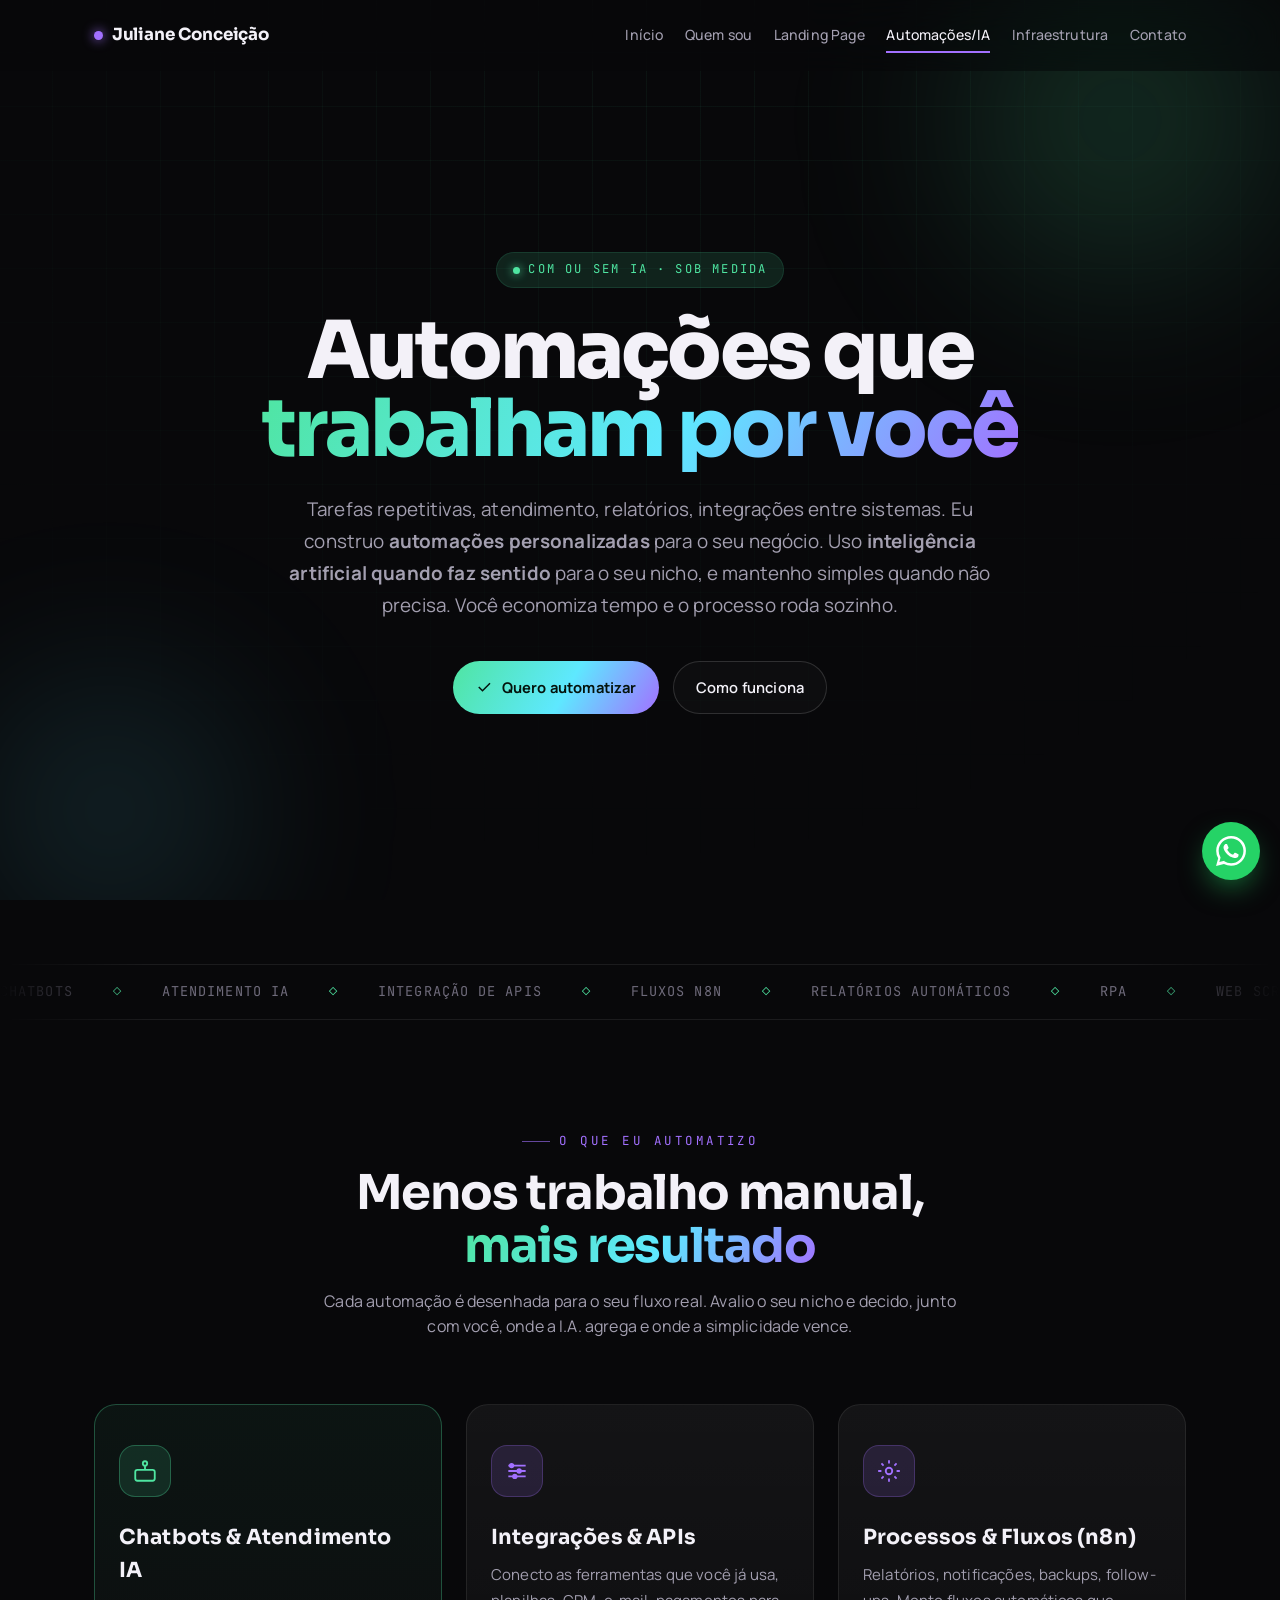
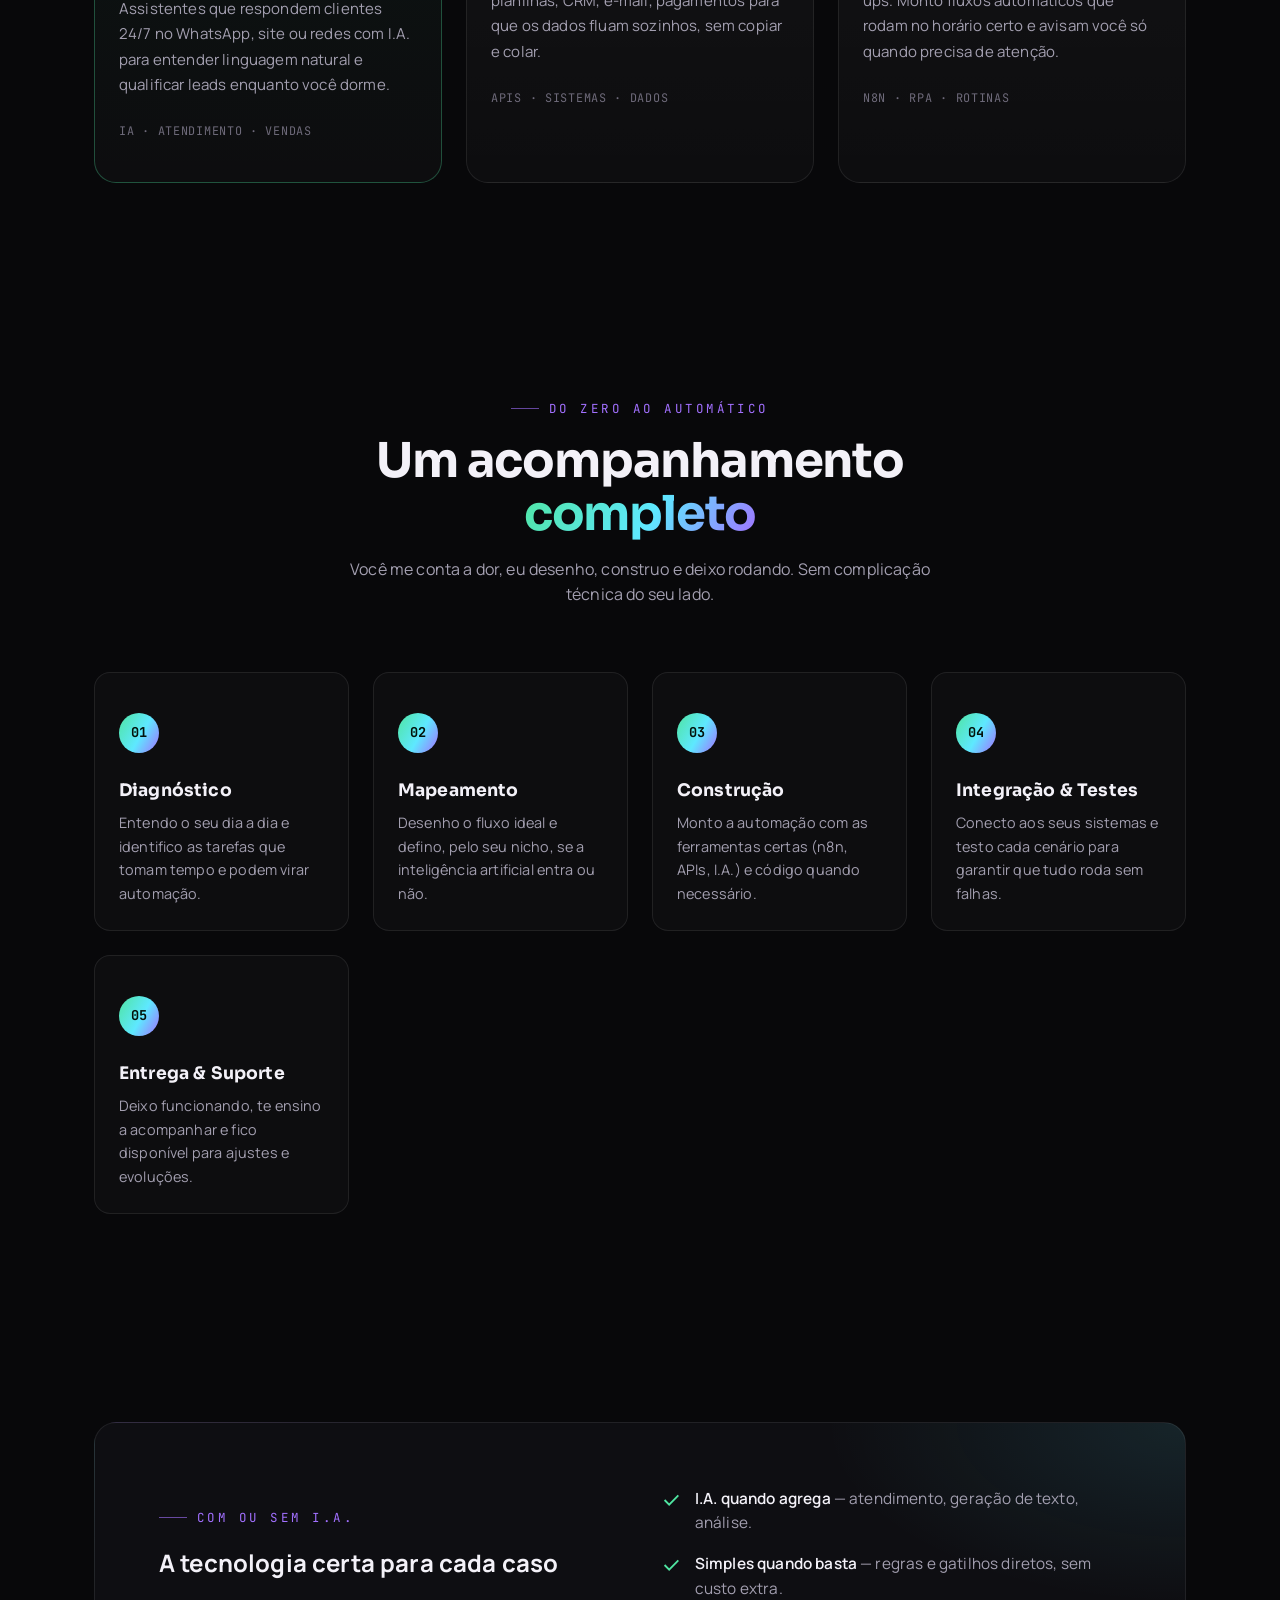
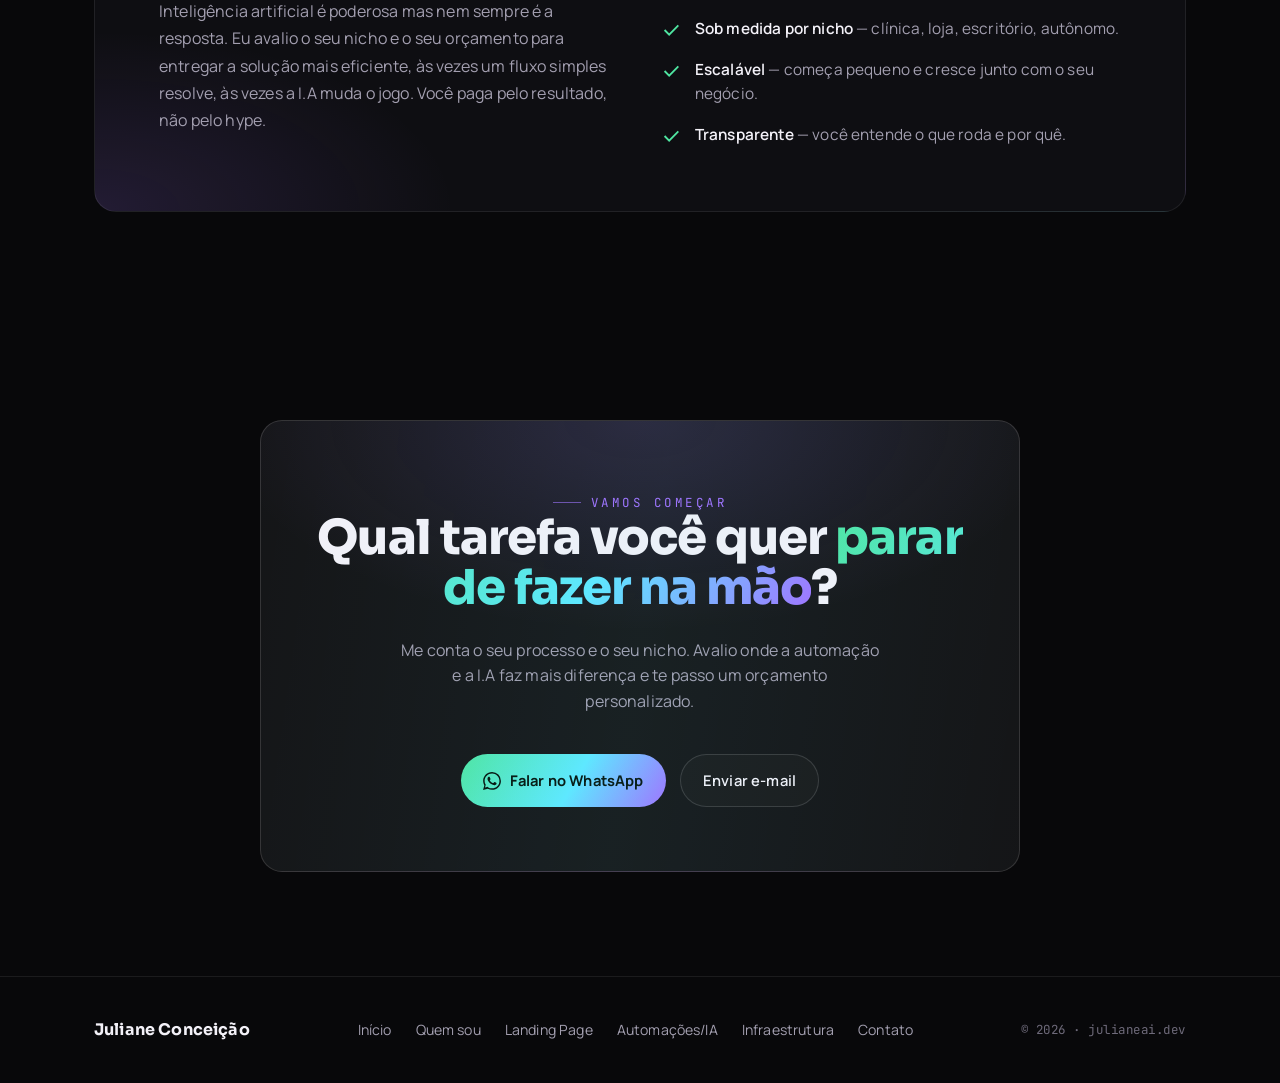
<file: automacoes.html>
<!DOCTYPE html>
<html lang="pt-BR">
<head>
    <meta charset="UTF-8">
    <meta name="viewport" content="width=device-width, initial-scale=1.0, viewport-fit=cover">
    <link rel="canonical" href="https://julianeai.dev/automacoes.html">
    <meta name="theme-color" content="#08080A">
    <title>Automações & I.A. — Personalizadas por Nicho | Juliane Conceição</title>
    <link rel="icon" type="image/jpeg" href="img/favicon.jpg">
    <meta name="description" content="Automações personalizadas para o seu negócio — com ou sem inteligência artificial, de acordo com o seu nicho. Chatbots, integrações, fluxos n8n e processos automáticos do zero à entrega.">
    <meta property="og:title" content="Automações & IA personalizadas por nicho">
    <meta property="og:description" content="Automatize tarefas, atendimento e processos — com ou sem IA. Sob medida para o seu mercado.">
    <meta property="og:type" content="website">

    <link rel="preconnect" href="https://fonts.googleapis.com">
    <link rel="preconnect" href="https://fonts.gstatic.com" crossorigin>
    <link href="https://fonts.googleapis.com/css2?family=Sora:wght@400;500;600;700;800&family=Manrope:wght@400;500;600;700&family=JetBrains+Mono:wght@400;500&display=swap" rel="stylesheet">

    <link rel="stylesheet" href="css/style.css">
</head>
<body class="lp auto">

    <div class="lp-bg" aria-hidden="true">
        <div class="grid"></div>
        <div class="orb a"></div>
        <div class="orb b"></div>
    </div>

    <!-- NAV -->
    <nav class="nav" id="nav">
        <div class="nav-container">
            <a href="/" class="nav-brand"><span class="dot"></span> Juliane Conceição</a>
            <button class="nav-toggle" id="navToggle" type="button" aria-label="Abrir menu" aria-controls="navMenu" aria-expanded="false">
                <span></span><span></span><span></span>
            </button>
                        <ul class="nav-menu" id="navMenu">
                <li><a href="/" class="nav-link">Início</a></li>
                <li><a href="quem-sou.html" class="nav-link">Quem sou</a></li>
                <li><a href="landingpage.html" class="nav-link">Landing Page</a></li>
                <li><a href="automacoes.html" class="nav-link">Automações/IA</a></li>
                <li><a href="infraestrutura.html" class="nav-link">Infraestrutura</a></li>
                <li><a href="/#contato" class="nav-link">Contato</a></li>
            </ul>
        </div>
    </nav>

    <main class="lp-main">

        <!-- HERO -->
        <header class="lp-hero">
            <div class="container lp-hero-inner">
                <span class="lp-chip reveal"><span class="ping"></span> Com ou sem IA · sob medida</span>
                <h1 class="lp-title reveal">
                    Automações que <span class="grad">trabalham por você</span>
                </h1>
                <p class="lp-sub reveal">
                    Tarefas repetitivas, atendimento, relatórios, integrações entre sistemas. Eu construo
                    <strong>automações personalizadas</strong> para o seu negócio. Uso
                    <strong>inteligência artificial quando faz sentido</strong> para o seu nicho, e mantenho
                    simples quando não precisa. Você economiza tempo e o processo roda sozinho.
                </p>
                <div class="lp-cta-row reveal">
                    <a href="#orcamento" class="btn btn-future">
                        <svg width="18" height="18" viewBox="0 0 24 24" fill="none" stroke="currentColor" stroke-width="2"><path d="m5 12 5 5L20 7"/></svg>
                        Quero automatizar
                    </a>
                    <a href="#processo" class="btn">Como funciona</a>
                </div>
            </div>
        </header>

        <!-- MARQUEE -->
        <div class="lp-marquee" aria-hidden="true">
            <div class="lp-marquee-track">
                <span>Chatbots</span><span>Atendimento IA</span><span>Integração de APIs</span>
                <span>Fluxos n8n</span><span>Relatórios automáticos</span><span>RPA</span>
                <span>Web Scraping</span><span>Notificações</span>
                <span>Chatbots</span><span>Atendimento IA</span><span>Integração de APIs</span>
                <span>Fluxos n8n</span><span>Relatórios automáticos</span><span>RPA</span>
                <span>Web Scraping</span><span>Notificações</span>
            </div>
        </div>

        <!-- SERVIÇOS -->
        <section id="servicos" class="lp-section">
            <div class="container">
                <div class="lp-section-head reveal">
                    <span class="eyebrow">O que eu automatizo</span>
                    <h2 class="lp-h">Menos trabalho manual, <span class="grad">mais resultado</span></h2>
                    <p>Cada automação é desenhada para o seu fluxo real. Avalio o seu nicho e decido, junto com você, onde a I.A. agrega e onde a simplicidade vence.</p>
                </div>

                <div class="lp-services">
                    <article class="svc-card featured reveal">
                        <div class="svc-icon">
                            <svg viewBox="0 0 24 24" fill="none" stroke="currentColor" stroke-width="1.7"><rect x="3" y="11" width="18" height="10" rx="2"/><circle cx="12" cy="5" r="2"/><path d="M12 7v4M8 16h.01M16 16h.01"/></svg>
                        </div>
                        <h3>Chatbots & Atendimento IA</h3>
                        <p>Assistentes que respondem clientes 24/7 no WhatsApp, site ou redes com I.A. para entender linguagem natural e qualificar leads enquanto você dorme.</p>
                        <span class="svc-tag">IA · Atendimento · Vendas</span>
                    </article>

                    <article class="svc-card reveal">
                        <div class="svc-icon">
                            <svg viewBox="0 0 24 24" fill="none" stroke="currentColor" stroke-width="1.7"><path d="M4 7h16M4 12h16M4 17h16"/><circle cx="7" cy="7" r="1.6" fill="currentColor"/><circle cx="14" cy="12" r="1.6" fill="currentColor"/><circle cx="10" cy="17" r="1.6" fill="currentColor"/></svg>
                        </div>
                        <h3>Integrações & APIs</h3>
                        <p>Conecto as ferramentas que você já usa, planilhas, CRM, e-mail, pagamentos para que os dados fluam sozinhos, sem copiar e colar.</p>
                        <span class="svc-tag">APIs · Sistemas · Dados</span>
                    </article>

                    <article class="svc-card reveal">
                        <div class="svc-icon">
                            <svg viewBox="0 0 24 24" fill="none" stroke="currentColor" stroke-width="1.7"><circle cx="12" cy="12" r="3"/><path d="M12 2v3M12 19v3M2 12h3M19 12h3M5 5l2 2M17 17l2 2M19 5l-2 2M7 17l-2 2"/></svg>
                        </div>
                        <h3>Processos & Fluxos (n8n)</h3>
                        <p>Relatórios, notificações, backups, follow-ups. Monto fluxos automáticos que rodam no horário certo e avisam você só quando precisa de atenção.</p>
                        <span class="svc-tag">n8n · RPA · Rotinas</span>
                    </article>
                </div>
            </div>
        </section>

        <!-- PROCESSO -->
        <section id="processo" class="lp-section">
            <div class="container">
                <div class="lp-section-head reveal">
                    <span class="eyebrow">Do zero ao automático</span>
                    <h2 class="lp-h">Um acompanhamento <span class="grad">completo</span></h2>
                    <p>Você me conta a dor, eu desenho, construo e deixo rodando. Sem complicação técnica do seu lado.</p>
                </div>

                <div class="lp-process">
                    <div class="step reveal">
                        <div class="step-num">01</div>
                        <h4>Diagnóstico</h4>
                        <p>Entendo o seu dia a dia e identifico as tarefas que tomam tempo e podem virar automação.</p>
                    </div>
                    <div class="step reveal">
                        <div class="step-num">02</div>
                        <h4>Mapeamento</h4>
                        <p>Desenho o fluxo ideal e defino, pelo seu nicho, se a inteligência artificial entra ou não.</p>
                    </div>
                    <div class="step reveal">
                        <div class="step-num">03</div>
                        <h4>Construção</h4>
                        <p>Monto a automação com as ferramentas certas (n8n, APIs, I.A.) e código quando necessário.</p>
                    </div>
                    <div class="step reveal">
                        <div class="step-num">04</div>
                        <h4>Integração & Testes</h4>
                        <p>Conecto aos seus sistemas e testo cada cenário para garantir que tudo roda sem falhas.</p>
                    </div>
                    <div class="step reveal">
                        <div class="step-num">05</div>
                        <h4>Entrega & Suporte</h4>
                        <p>Deixo funcionando, te ensino a acompanhar e fico disponível para ajustes e evoluções.</p>
                    </div>
                </div>
            </div>
        </section>

        <!-- COM OU SEM IA -->
        <section class="lp-section">
            <div class="container">
                <div class="lp-method reveal">
                    <div class="lp-method-grid">
                        <div>
                            <span class="eyebrow">Com ou sem I.A.</span>
                            <h2 class="lp-h" style="margin-top:1rem">A tecnologia certa <span class="grad">para cada caso</span></h2>
                            <p style="color:var(--muted); margin-top:1rem; line-height:1.7;">
                                Inteligência artificial é poderosa mas nem sempre é a resposta. Eu avalio o seu
                                nicho e o seu orçamento para entregar a solução mais eficiente, às vezes um fluxo
                                simples resolve, às vezes a I.A muda o jogo. Você paga pelo resultado, não pelo hype.
                            </p>
                        </div>
                        <ul class="method-list">
                            <li>
                                <svg viewBox="0 0 24 24" fill="none" stroke="currentColor" stroke-width="2"><path d="m5 12 5 5L20 7"/></svg>
                                <span><strong>I.A. quando agrega</strong> — atendimento, geração de texto, análise.</span>
                            </li>
                            <li>
                                <svg viewBox="0 0 24 24" fill="none" stroke="currentColor" stroke-width="2"><path d="m5 12 5 5L20 7"/></svg>
                                <span><strong>Simples quando basta</strong> — regras e gatilhos diretos, sem custo extra.</span>
                            </li>
                            <li>
                                <svg viewBox="0 0 24 24" fill="none" stroke="currentColor" stroke-width="2"><path d="m5 12 5 5L20 7"/></svg>
                                <span><strong>Sob medida por nicho</strong> — clínica, loja, escritório, autônomo.</span>
                            </li>
                            <li>
                                <svg viewBox="0 0 24 24" fill="none" stroke="currentColor" stroke-width="2"><path d="m5 12 5 5L20 7"/></svg>
                                <span><strong>Escalável</strong> — começa pequeno e cresce junto com o seu negócio.</span>
                            </li>
                            <li>
                                <svg viewBox="0 0 24 24" fill="none" stroke="currentColor" stroke-width="2"><path d="m5 12 5 5L20 7"/></svg>
                                <span><strong>Transparente</strong> — você entende o que roda e por quê.</span>
                            </li>
                        </ul>
                    </div>
                </div>
            </div>
        </section>

        <!-- CTA FINAL -->
        <section id="orcamento" class="lp-final">
            <div class="container">
                <div class="lp-final-card reveal">
                    <span class="eyebrow" style="justify-content:center;">Vamos começar</span>
                    <h2>Qual tarefa você quer <span class="grad">parar de fazer na mão</span>?</h2>
                    <p>
                        Me conta o seu processo e o seu nicho. Avalio onde a automação e a I.A faz mais
                        diferença e te passo um orçamento personalizado.
                    </p>
                    <div class="lp-cta-row">
                        <a href="https://wa.me/5573998363964?text=Tenho%20interesse%20em%20conhecer" target="_blank" rel="noopener noreferrer" class="btn btn-future">
                            <svg width="18" height="18" viewBox="0 0 24 24" fill="currentColor"><path d="M.057 24l1.687-6.163a11.867 11.867 0 0 1-1.587-5.946C.16 5.335 5.495 0 12.05 0a11.817 11.817 0 0 1 8.413 3.488 11.824 11.824 0 0 1 3.48 8.414c-.003 6.557-5.338 11.892-11.893 11.892a11.9 11.9 0 0 1-5.688-1.448L.057 24zm6.597-3.807c1.676.995 3.276 1.591 5.392 1.592 5.448 0 9.886-4.434 9.889-9.885.002-5.462-4.415-9.89-9.881-9.892-5.452 0-9.887 4.434-9.889 9.884a9.86 9.86 0 0 0 1.51 5.26l-.999 3.648 3.978-1.052zm11.387-5.464c-.074-.124-.272-.198-.57-.347-.297-.149-1.758-.868-2.031-.967-.272-.099-.47-.149-.669.149-.198.297-.768.967-.941 1.165-.173.198-.347.223-.644.074-.297-.149-1.255-.462-2.39-1.475-.883-.788-1.48-1.761-1.653-2.059-.173-.297-.018-.458.13-.606.134-.133.297-.347.446-.521.151-.172.2-.296.3-.495.099-.198.05-.372-.025-.521-.075-.148-.669-1.611-.916-2.206-.242-.579-.487-.501-.669-.51l-.57-.01c-.198 0-.52.074-.792.372s-1.04 1.016-1.04 2.479 1.065 2.876 1.213 3.074c.149.198 2.095 3.2 5.076 4.487.709.306 1.263.489 1.694.626.712.226 1.36.194 1.872.118.571-.085 1.758-.719 2.006-1.413.247-.694.247-1.289.173-1.413z"/></svg>
                            Falar no WhatsApp
                        </a>
                        <a href="mailto:contato@julianeai.dev?subject=Quero%20uma%20automa%C3%A7%C3%A3o&body=Ol%C3%A1%20Juliane!%20Tenho%20interesse%20em%20uma%20automa%C3%A7%C3%A3o.%20Meu%20nicho%20%C3%A9..." class="btn">Enviar e-mail</a>
                    </div>
                </div>
            </div>
        </section>
    </main>

    <footer class="footer">
        <div class="container footer-inner">
            <span class="footer-brand">Juliane Conceição</span>
                        <div class="footer-links">
                <a href="/">Início</a>
                <a href="quem-sou.html">Quem sou</a>
                <a href="landingpage.html">Landing Page</a>
                <a href="automacoes.html">Automações/IA</a>
                <a href="infraestrutura.html">Infraestrutura</a>
                <a href="/#contato">Contato</a>
            </div>
            <span class="footer-meta">© 2026 · julianeai.dev</span>
        </div>
    </footer>

    <a href="https://wa.me/5573998363964?text=Tenho%20interesse%20em%20conhecer" target="_blank" rel="noopener noreferrer" class="wpp-float" aria-label="Falar no WhatsApp">
        <svg viewBox="0 0 24 24" fill="currentColor"><path d="M.057 24l1.687-6.163a11.867 11.867 0 0 1-1.587-5.946C.16 5.335 5.495 0 12.05 0a11.817 11.817 0 0 1 8.413 3.488 11.824 11.824 0 0 1 3.48 8.414c-.003 6.557-5.338 11.892-11.893 11.892a11.9 11.9 0 0 1-5.688-1.448L.057 24zm6.597-3.807c1.676.995 3.276 1.591 5.392 1.592 5.448 0 9.886-4.434 9.889-9.885.002-5.462-4.415-9.89-9.881-9.892-5.452 0-9.887 4.434-9.889 9.884a9.86 9.86 0 0 0 1.51 5.26l-.999 3.648 3.978-1.052zm11.387-5.464c-.074-.124-.272-.198-.57-.347-.297-.149-1.758-.868-2.031-.967-.272-.099-.47-.149-.669.149-.198.297-.768.967-.941 1.165-.173.198-.347.223-.644.074-.297-.149-1.255-.462-2.39-1.475-.883-.788-1.48-1.761-1.653-2.059-.173-.297-.018-.458.13-.606.134-.133.297-.347.446-.521.151-.172.2-.296.3-.495.099-.198.05-.372-.025-.521-.075-.148-.669-1.611-.916-2.206-.242-.579-.487-.501-.669-.51l-.57-.01c-.198 0-.52.074-.792.372s-1.04 1.016-1.04 2.479 1.065 2.876 1.213 3.074c.149.198 2.095 3.2 5.076 4.487.709.306 1.263.489 1.694.626.712.226 1.36.194 1.872.118.571-.085 1.758-.719 2.006-1.413.247-.694.247-1.289.173-1.413z"/></svg>
    </a>

    <script src="script/script.js"></script>
</body>
</html>
</file>
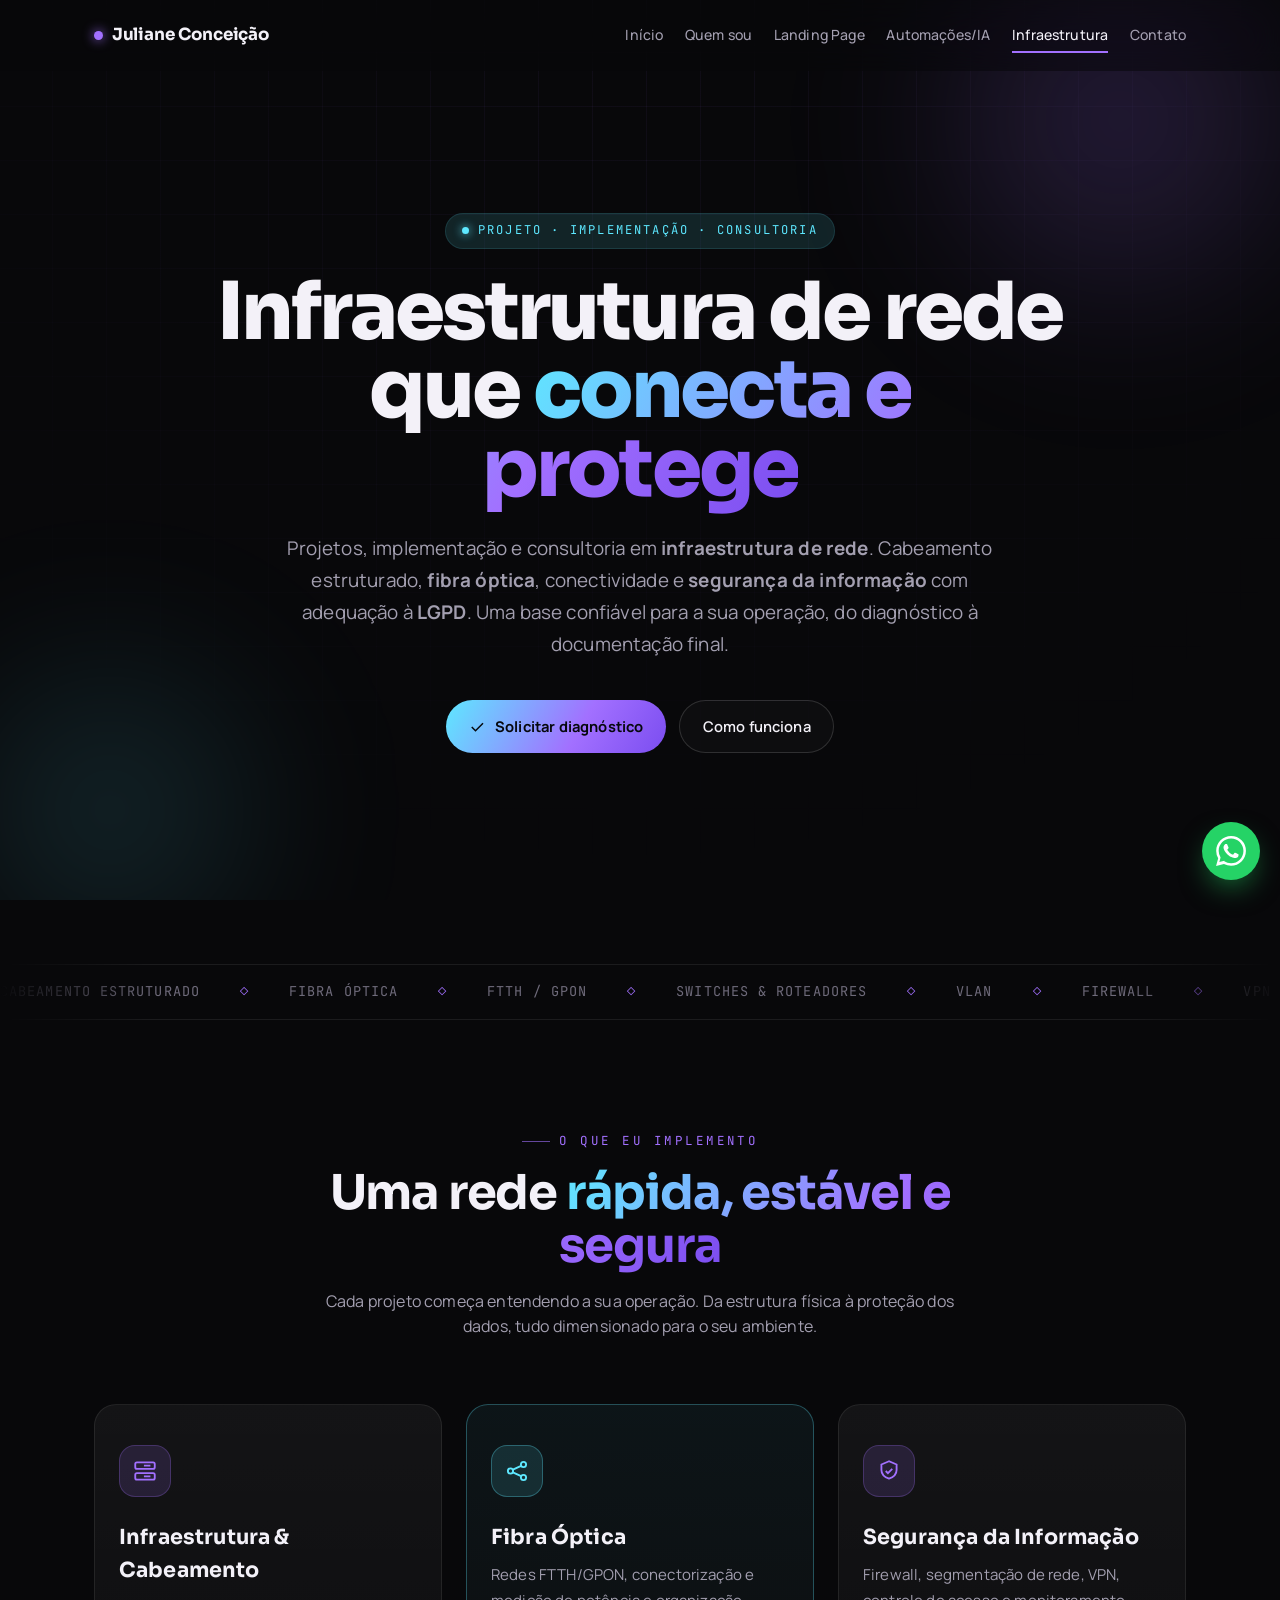
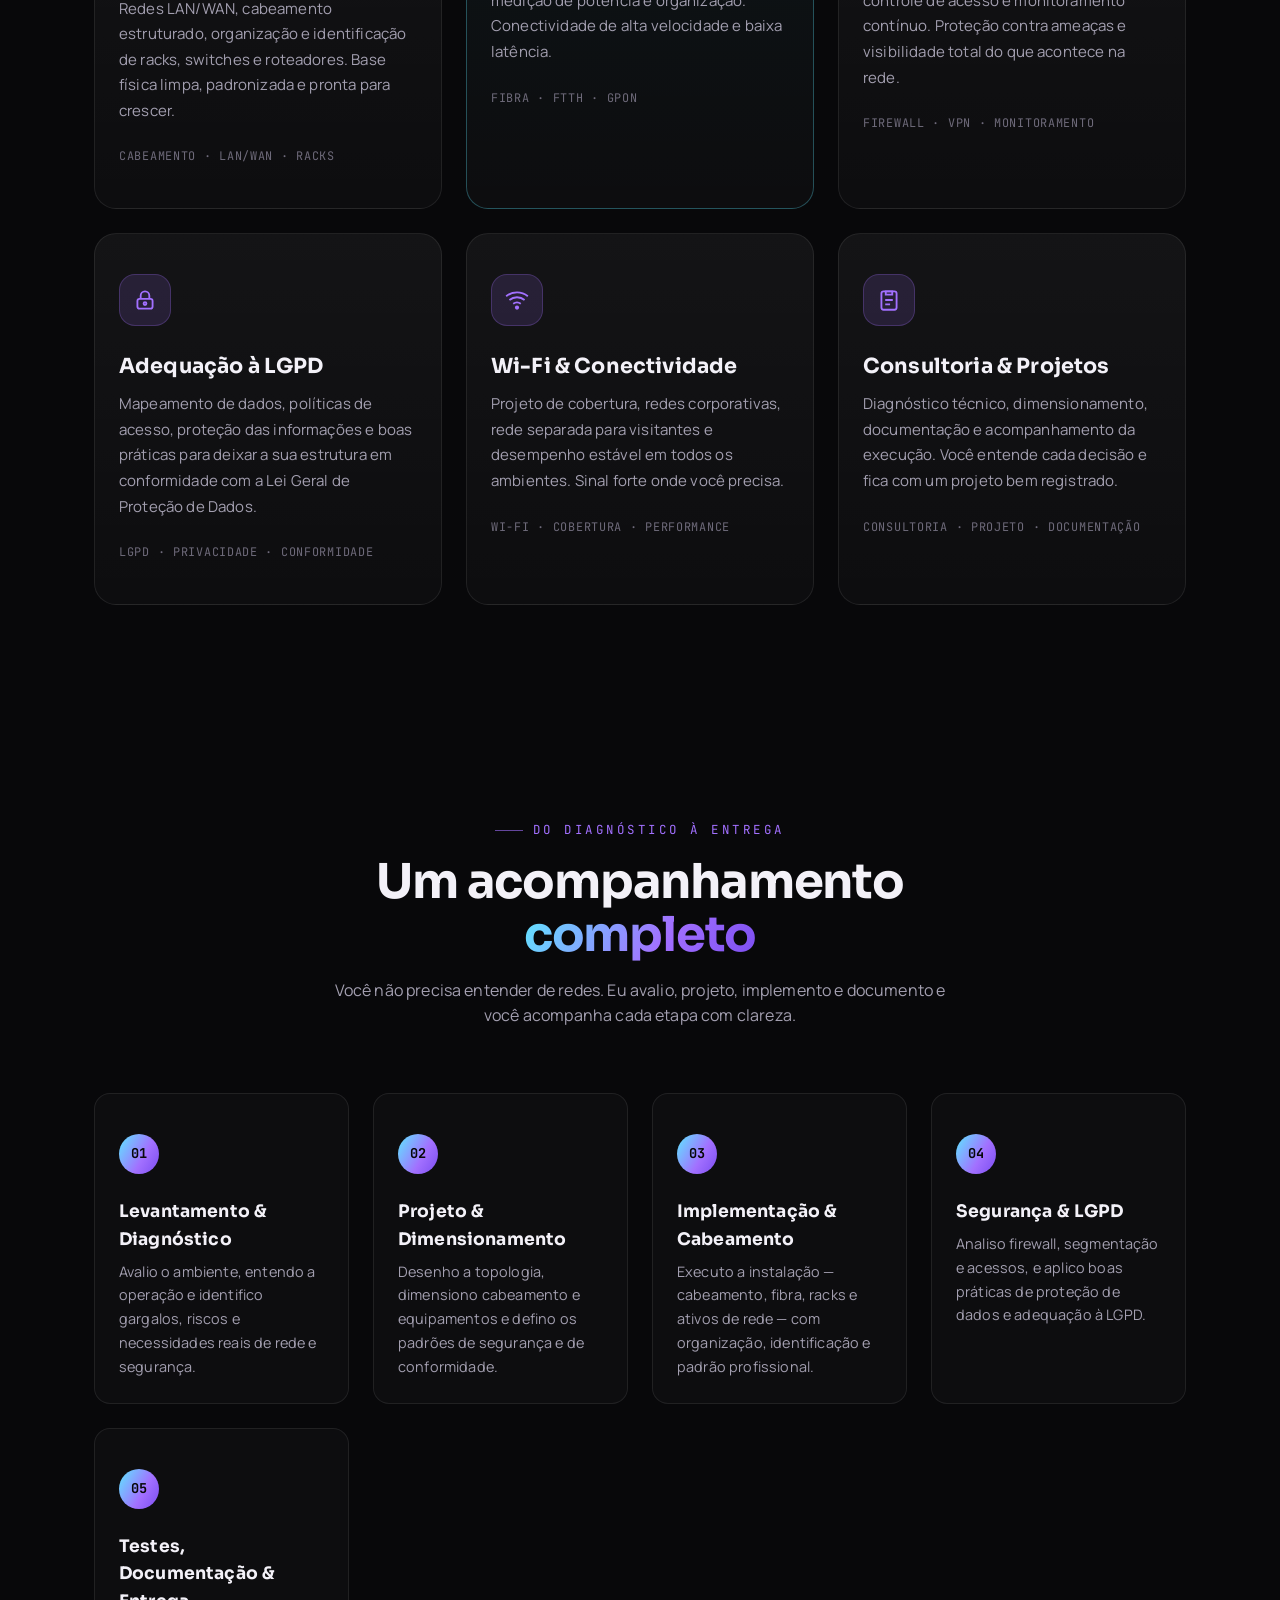
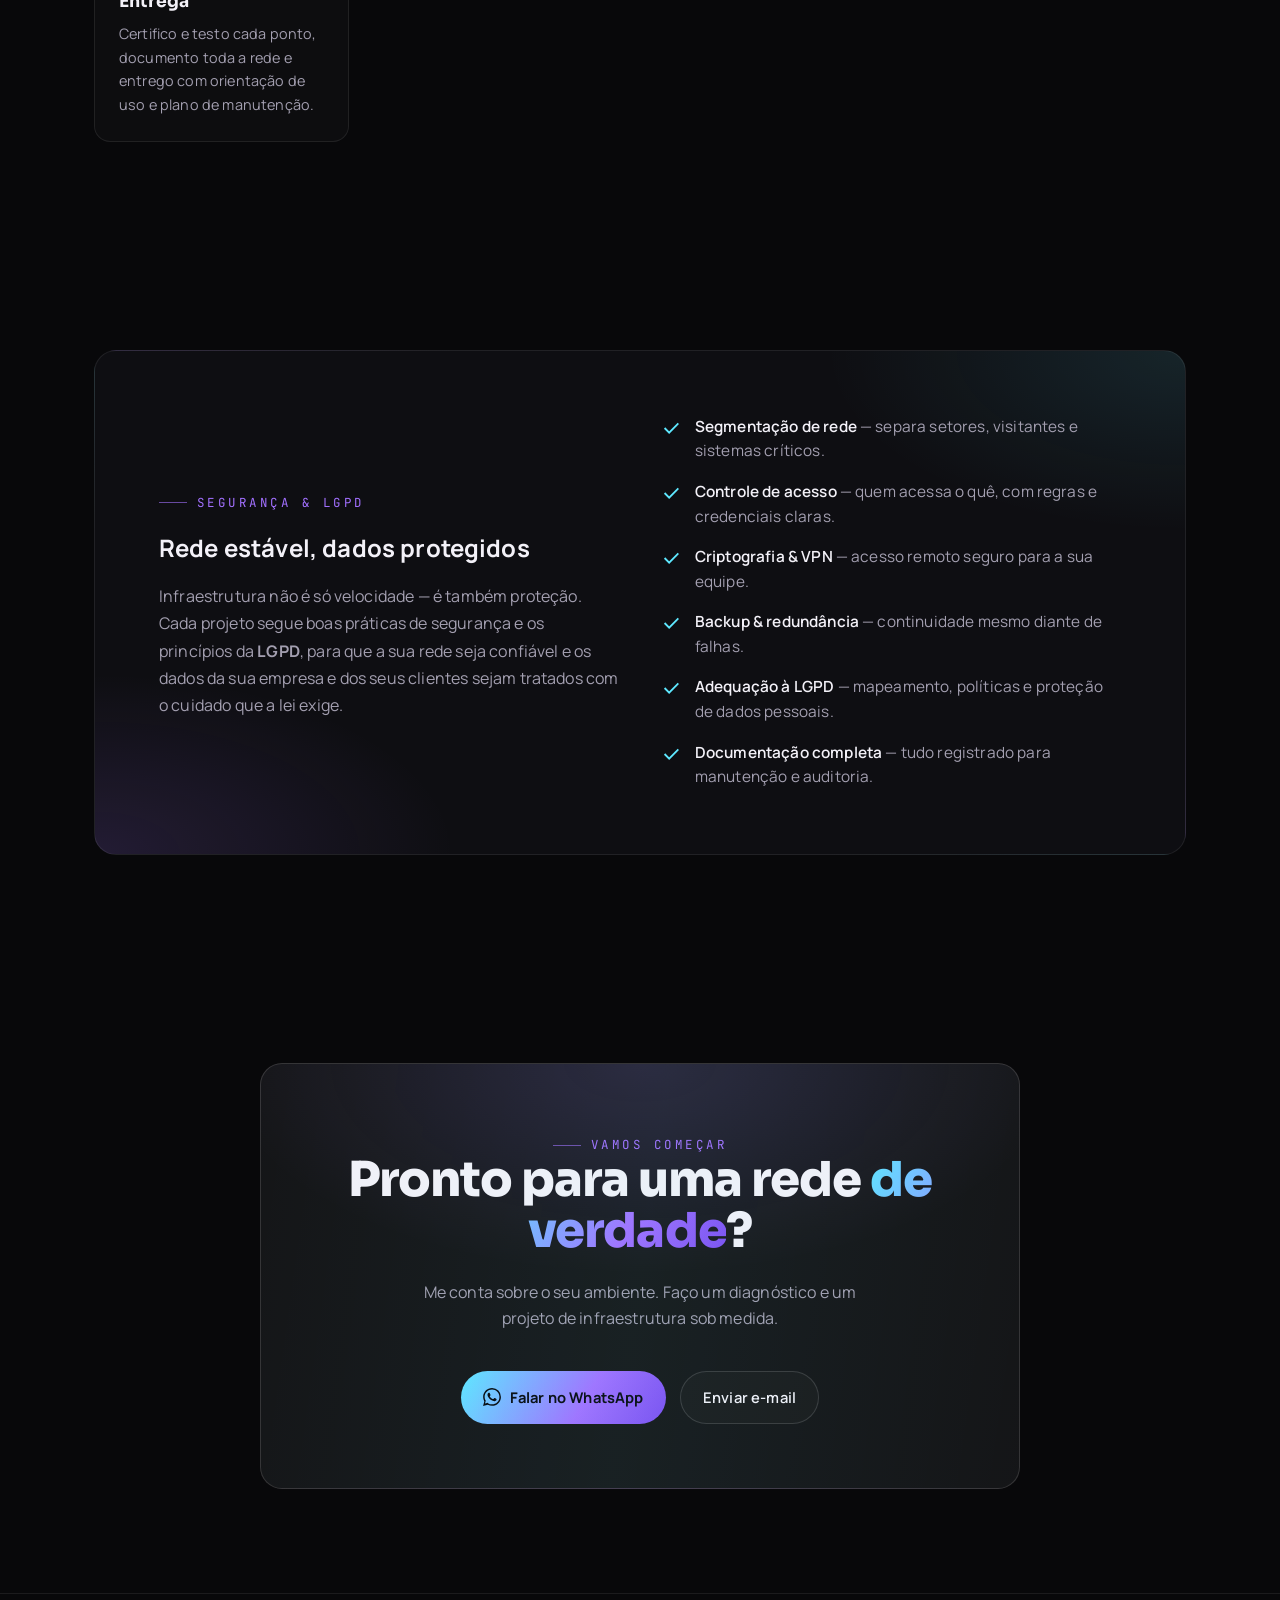
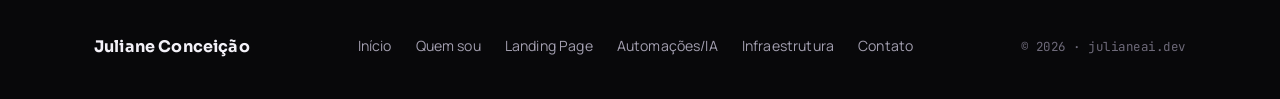
<file: infraestrutura.html>
<!DOCTYPE html>
<html lang="pt-BR">
<head>
    <meta charset="UTF-8">
    <meta name="viewport" content="width=device-width, initial-scale=1.0, viewport-fit=cover">
    <link rel="canonical" href="https://julianeai.dev/infraestrutura.html">
    <meta name="theme-color" content="#08080A">
    <title>Infraestrutura de Rede — Projeto, Fibra Óptica, Segurança & LGPD | Juliane Conceição</title>
    <link rel="icon" type="image/jpeg" href="img/favicon.jpg">
    <meta name="description" content="Projeto, implementação e consultoria em infraestrutura de rede: cabeamento estruturado, fibra óptica, conectividade, segurança da informação e adequação à LGPD. Do diagnóstico à documentação final.">
    <meta property="og:title" content="Infraestrutura de Rede — Projeto, Fibra Óptica, Segurança & LGPD">
    <meta property="og:description" content="Infraestrutura de rede sob medida: cabeamento, fibra óptica, conectividade, segurança e LGPD. Do diagnóstico à entrega documentada.">
    <meta property="og:type" content="website">

    <link rel="preconnect" href="https://fonts.googleapis.com">
    <link rel="preconnect" href="https://fonts.gstatic.com" crossorigin>
    <link href="https://fonts.googleapis.com/css2?family=Sora:wght@400;500;600;700;800&family=Manrope:wght@400;500;600;700&family=JetBrains+Mono:wght@400;500&display=swap" rel="stylesheet">

    <link rel="stylesheet" href="css/style.css">
</head>
<body class="lp infra">

    <!-- fundo animado -->
    <div class="lp-bg" aria-hidden="true">
        <div class="grid"></div>
        <div class="orb a"></div>
        <div class="orb b"></div>
    </div>

    <!-- NAV -->
    <nav class="nav" id="nav">
        <div class="nav-container">
            <a href="/" class="nav-brand"><span class="dot"></span> Juliane Conceição</a>
            <button class="nav-toggle" id="navToggle" type="button" aria-label="Abrir menu" aria-controls="navMenu" aria-expanded="false">
                <span></span><span></span><span></span>
            </button>
            <ul class="nav-menu" id="navMenu">
                <li><a href="/" class="nav-link">Início</a></li>
                <li><a href="quem-sou.html" class="nav-link">Quem sou</a></li>
                <li><a href="landingpage.html" class="nav-link">Landing Page</a></li>
                <li><a href="automacoes.html" class="nav-link">Automações/IA</a></li>
                <li><a href="infraestrutura.html" class="nav-link active">Infraestrutura</a></li>
                <li><a href="/#contato" class="nav-link">Contato</a></li>
            </ul>
        </div>
    </nav>

    <main class="lp-main">

        <!-- HERO -->
        <header class="lp-hero">
            <div class="container lp-hero-inner">
                <span class="lp-chip reveal"><span class="ping"></span> Projeto · Implementação · Consultoria</span>
                <h1 class="lp-title reveal">
                    Infraestrutura de rede que <span class="grad">conecta e protege</span>
                </h1>
                <p class="lp-sub reveal">
                    Projetos, implementação e consultoria em <strong>infraestrutura de rede</strong>.
                    Cabeamento estruturado, <strong>fibra óptica</strong>, conectividade e
                    <strong>segurança da informação</strong> com adequação à <strong>LGPD</strong>.
                    Uma base confiável para a sua operação, do diagnóstico à documentação final.
                </p>
                <div class="lp-cta-row reveal">
                    <a href="#orcamento" class="btn btn-future">
                        <svg width="18" height="18" viewBox="0 0 24 24" fill="none" stroke="currentColor" stroke-width="2"><path d="m5 12 5 5L20 7"/></svg>
                        Solicitar diagnóstico
                    </a>
                    <a href="#processo" class="btn">Como funciona</a>
                </div>
            </div>
        </header>

        <!-- MARQUEE -->
        <div class="lp-marquee" aria-hidden="true">
            <div class="lp-marquee-track">
                <span>Cabeamento Estruturado</span><span>Fibra Óptica</span><span>FTTH / GPON</span>
                <span>Switches & Roteadores</span><span>VLAN</span><span>Firewall</span>
                <span>VPN</span><span>Wi-Fi Corporativo</span><span>Backup</span>
                <span>Segurança</span><span>LGPD</span><span>Racks & Datacenter</span><span>Monitoramento</span>
                <span>Cabeamento Estruturado</span><span>Fibra Óptica</span><span>FTTH / GPON</span>
                <span>Switches & Roteadores</span><span>VLAN</span><span>Firewall</span>
                <span>VPN</span><span>Wi-Fi Corporativo</span><span>Backup</span>
                <span>Segurança</span><span>LGPD</span><span>Racks & Datacenter</span><span>Monitoramento</span>
            </div>
        </div>

        <!-- SERVIÇOS -->
        <section id="servicos" class="lp-section">
            <div class="container">
                <div class="lp-section-head reveal">
                    <span class="eyebrow">O que eu implemento</span>
                    <h2 class="lp-h">Uma rede <span class="grad">rápida, estável e segura</span></h2>
                    <p>Cada projeto começa entendendo a sua operação. Da estrutura física à proteção dos dados, tudo dimensionado para o seu ambiente.</p>
                </div>

                <div class="lp-services">
                    <article class="svc-card reveal">
                        <div class="svc-icon">
                            <svg viewBox="0 0 24 24" fill="none" stroke="currentColor" stroke-width="1.7"><rect x="3" y="4" width="18" height="6" rx="1.5"/><rect x="3" y="14" width="18" height="6" rx="1.5"/><path d="M7 7h.01M7 17h.01M11 7h6M11 17h6"/></svg>
                        </div>
                        <h3>Infraestrutura & Cabeamento</h3>
                        <p>Redes LAN/WAN, cabeamento estruturado, organização e identificação de racks, switches e roteadores. Base física limpa, padronizada e pronta para crescer.</p>
                        <span class="svc-tag">Cabeamento · LAN/WAN · Racks</span>
                    </article>

                    <article class="svc-card featured reveal">
                        <div class="svc-icon">
                            <svg viewBox="0 0 24 24" fill="none" stroke="currentColor" stroke-width="1.7"><circle cx="6" cy="12" r="2.4"/><circle cx="18" cy="6" r="2.4"/><circle cx="18" cy="18" r="2.4"/><path d="M8.2 10.8 15.8 7.2M8.2 13.2 15.8 16.8"/></svg>
                        </div>
                        <h3>Fibra Óptica</h3>
                        <p>Redes FTTH/GPON, conectorização e medição de potência e organização. Conectividade de alta velocidade e baixa latência.</p>
                        <span class="svc-tag">Fibra · FTTH · GPON</span>
                    </article>

                    <article class="svc-card reveal">
                        <div class="svc-icon">
                            <svg viewBox="0 0 24 24" fill="none" stroke="currentColor" stroke-width="1.7"><path d="M12 3 5 6v5c0 4 3 6.6 7 8 4-1.4 7-4 7-8V6l-7-3z"/><path d="m9 12 2 2 4-4"/></svg>
                        </div>
                        <h3>Segurança da Informação</h3>
                        <p>Firewall, segmentação de rede, VPN, controle de acesso e monitoramento contínuo. Proteção contra ameaças e visibilidade total do que acontece na rede.</p>
                        <span class="svc-tag">Firewall · VPN · Monitoramento</span>
                    </article>

                    <article class="svc-card reveal">
                        <div class="svc-icon">
                            <svg viewBox="0 0 24 24" fill="none" stroke="currentColor" stroke-width="1.7"><rect x="5" y="11" width="14" height="9" rx="2"/><path d="M8 11V8a4 4 0 0 1 8 0v3"/><circle cx="12" cy="15.3" r="1.3"/></svg>
                        </div>
                        <h3>Adequação à LGPD</h3>
                        <p>Mapeamento de dados, políticas de acesso, proteção das informações e boas práticas para deixar a sua estrutura em conformidade com a Lei Geral de Proteção de Dados.</p>
                        <span class="svc-tag">LGPD · Privacidade · Conformidade</span>
                    </article>

                    <article class="svc-card reveal">
                        <div class="svc-icon">
                            <svg viewBox="0 0 24 24" fill="none" stroke="currentColor" stroke-width="1.7"><path d="M2 8.5a16 16 0 0 1 20 0M5 12a11 11 0 0 1 14 0M8.5 15.5a6 6 0 0 1 7 0"/><circle cx="12" cy="19" r="1.1" fill="currentColor"/></svg>
                        </div>
                        <h3>Wi-Fi & Conectividade</h3>
                        <p>Projeto de cobertura, redes corporativas, rede separada para visitantes e desempenho estável em todos os ambientes. Sinal forte onde você precisa.</p>
                        <span class="svc-tag">Wi-Fi · Cobertura · Performance</span>
                    </article>

                    <article class="svc-card reveal">
                        <div class="svc-icon">
                            <svg viewBox="0 0 24 24" fill="none" stroke="currentColor" stroke-width="1.7"><rect x="5" y="4" width="14" height="17" rx="2"/><path d="M9 4h6v3H9z"/><path d="M8.5 12h7M8.5 16h4.5"/></svg>
                        </div>
                        <h3>Consultoria & Projetos</h3>
                        <p>Diagnóstico técnico, dimensionamento, documentação e acompanhamento da execução. Você entende cada decisão e fica com um projeto bem registrado.</p>
                        <span class="svc-tag">Consultoria · Projeto · Documentação</span>
                    </article>
                </div>
            </div>
        </section>

        <!-- PROCESSO -->
        <section id="processo" class="lp-section">
            <div class="container">
                <div class="lp-section-head reveal">
                    <span class="eyebrow">Do diagnóstico à entrega</span>
                    <h2 class="lp-h">Um acompanhamento <span class="grad">completo</span></h2>
                    <p>Você não precisa entender de redes. Eu avalio, projeto, implemento e documento e você acompanha cada etapa com clareza.</p>
                </div>

                <div class="lp-process">
                    <div class="step reveal">
                        <div class="step-num">01</div>
                        <h4>Levantamento & Diagnóstico</h4>
                        <p>Avalio o ambiente, entendo a operação e identifico gargalos, riscos e necessidades reais de rede e segurança.</p>
                    </div>
                    <div class="step reveal">
                        <div class="step-num">02</div>
                        <h4>Projeto & Dimensionamento</h4>
                        <p>Desenho a topologia, dimensiono cabeamento e equipamentos e defino os padrões de segurança e de conformidade.</p>
                    </div>
                    <div class="step reveal">
                        <div class="step-num">03</div>
                        <h4>Implementação & Cabeamento</h4>
                        <p>Executo a instalação — cabeamento, fibra, racks e ativos de rede — com organização, identificação e padrão profissional.</p>
                    </div>
                    <div class="step reveal">
                        <div class="step-num">04</div>
                        <h4>Segurança & LGPD</h4>
                        <p>Analiso firewall, segmentação e acessos, e aplico boas práticas de proteção de dados e adequação à LGPD.</p>
                    </div>
                    <div class="step reveal">
                        <div class="step-num">05</div>
                        <h4>Testes, Documentação & Entrega</h4>
                        <p>Certifico e testo cada ponto, documento toda a rede e entrego com orientação de uso e plano de manutenção.</p>
                    </div>
                </div>
            </div>
        </section>

        <!-- SEGURANÇA & LGPD -->
        <section class="lp-section">
            <div class="container">
                <div class="lp-method reveal">
                    <div class="lp-method-grid">
                        <div>
                            <span class="eyebrow">Segurança & LGPD</span>
                            <h2 class="lp-h" style="margin-top:1rem">Rede estável, dados <span class="grad">protegidos</span></h2>
                            <p style="color:var(--muted); margin-top:1rem; line-height:1.7;">
                                Infraestrutura não é só velocidade — é também proteção. Cada projeto segue
                                boas práticas de segurança e os princípios da <strong>LGPD</strong>, para
                                que a sua rede seja confiável e os dados da sua empresa e dos seus clientes
                                sejam tratados com o cuidado que a lei exige.
                            </p>
                        </div>
                        <ul class="method-list">
                            <li>
                                <svg viewBox="0 0 24 24" fill="none" stroke="currentColor" stroke-width="2"><path d="m5 12 5 5L20 7"/></svg>
                                <span><strong>Segmentação de rede</strong> — separa setores, visitantes e sistemas críticos.</span>
                            </li>
                            <li>
                                <svg viewBox="0 0 24 24" fill="none" stroke="currentColor" stroke-width="2"><path d="m5 12 5 5L20 7"/></svg>
                                <span><strong>Controle de acesso</strong> — quem acessa o quê, com regras e credenciais claras.</span>
                            </li>
                            <li>
                                <svg viewBox="0 0 24 24" fill="none" stroke="currentColor" stroke-width="2"><path d="m5 12 5 5L20 7"/></svg>
                                <span><strong>Criptografia & VPN</strong> — acesso remoto seguro para a sua equipe.</span>
                            </li>
                            <li>
                                <svg viewBox="0 0 24 24" fill="none" stroke="currentColor" stroke-width="2"><path d="m5 12 5 5L20 7"/></svg>
                                <span><strong>Backup & redundância</strong> — continuidade mesmo diante de falhas.</span>
                            </li>
                            <li>
                                <svg viewBox="0 0 24 24" fill="none" stroke="currentColor" stroke-width="2"><path d="m5 12 5 5L20 7"/></svg>
                                <span><strong>Adequação à LGPD</strong> — mapeamento, políticas e proteção de dados pessoais.</span>
                            </li>
                            <li>
                                <svg viewBox="0 0 24 24" fill="none" stroke="currentColor" stroke-width="2"><path d="m5 12 5 5L20 7"/></svg>
                                <span><strong>Documentação completa</strong> — tudo registrado para manutenção e auditoria.</span>
                            </li>
                        </ul>
                    </div>
                </div>
            </div>
        </section>

        <!-- CTA FINAL -->
        <section id="orcamento" class="lp-final">
            <div class="container">
                <div class="lp-final-card reveal">
                    <span class="eyebrow" style="justify-content:center;">Vamos começar</span>
                    <h2>Pronto para uma rede <span class="grad">de verdade</span>?</h2>
                    <p>
                        Me conta sobre o seu ambiente. Faço um
                        diagnóstico e um projeto de infraestrutura sob medida.
                    </p>
                    <div class="lp-cta-row">
                        <a href="https://wa.me/5573998363964?text=Tenho%20interesse%20em%20infraestrutura%20de%20rede" target="_blank" rel="noopener noreferrer" class="btn btn-future">
                            <svg width="18" height="18" viewBox="0 0 24 24" fill="currentColor"><path d="M.057 24l1.687-6.163a11.867 11.867 0 0 1-1.587-5.946C.16 5.335 5.495 0 12.05 0a11.817 11.817 0 0 1 8.413 3.488 11.824 11.824 0 0 1 3.48 8.414c-.003 6.557-5.338 11.892-11.893 11.892a11.9 11.9 0 0 1-5.688-1.448L.057 24zm6.597-3.807c1.676.995 3.276 1.591 5.392 1.592 5.448 0 9.886-4.434 9.889-9.885.002-5.462-4.415-9.89-9.881-9.892-5.452 0-9.887 4.434-9.889 9.884a9.86 9.86 0 0 0 1.51 5.26l-.999 3.648 3.978-1.052zm11.387-5.464c-.074-.124-.272-.198-.57-.347-.297-.149-1.758-.868-2.031-.967-.272-.099-.47-.149-.669.149-.198.297-.768.967-.941 1.165-.173.198-.347.223-.644.074-.297-.149-1.255-.462-2.39-1.475-.883-.788-1.48-1.761-1.653-2.059-.173-.297-.018-.458.13-.606.134-.133.297-.347.446-.521.151-.172.2-.296.3-.495.099-.198.05-.372-.025-.521-.075-.148-.669-1.611-.916-2.206-.242-.579-.487-.501-.669-.51l-.57-.01c-.198 0-.52.074-.792.372s-1.04 1.016-1.04 2.479 1.065 2.876 1.213 3.074c.149.198 2.095 3.2 5.076 4.487.709.306 1.263.489 1.694.626.712.226 1.36.194 1.872.118.571-.085 1.758-.719 2.006-1.413.247-.694.247-1.289.173-1.413z"/></svg>
                            Falar no WhatsApp
                        </a>
                        <a href="mailto:contato@julianeai.dev?subject=Quero%20um%20projeto%20de%20infraestrutura&body=Ol%C3%A1%20Juliane!%20Tenho%20interesse%20em%20um%20projeto%20de%20infraestrutura%20de%20rede.%20Meu%20ambiente%20%C3%A9..." class="btn">Enviar e-mail</a>
                    </div>
                </div>
            </div>
        </section>
    </main>

    <!-- FOOTER -->
    <footer class="footer">
        <div class="container footer-inner">
            <span class="footer-brand">Juliane Conceição</span>
            <div class="footer-links">
                <a href="/">Início</a>
                <a href="quem-sou.html">Quem sou</a>
                <a href="landingpage.html">Landing Page</a>
                <a href="automacoes.html">Automações/IA</a>
                <a href="infraestrutura.html">Infraestrutura</a>
                <a href="/#contato">Contato</a>
            </div>
            <span class="footer-meta">© 2026 · julianeai.dev</span>
        </div>
    </footer>

    <a href="https://wa.me/5573998363964?text=Tenho%20interesse%20em%20infraestrutura%20de%20rede" target="_blank" rel="noopener noreferrer" class="wpp-float" aria-label="Falar no WhatsApp">
        <svg viewBox="0 0 24 24" fill="currentColor"><path d="M.057 24l1.687-6.163a11.867 11.867 0 0 1-1.587-5.946C.16 5.335 5.495 0 12.05 0a11.817 11.817 0 0 1 8.413 3.488 11.824 11.824 0 0 1 3.48 8.414c-.003 6.557-5.338 11.892-11.893 11.892a11.9 11.9 0 0 1-5.688-1.448L.057 24zm6.597-3.807c1.676.995 3.276 1.591 5.392 1.592 5.448 0 9.886-4.434 9.889-9.885.002-5.462-4.415-9.89-9.881-9.892-5.452 0-9.887 4.434-9.889 9.884a9.86 9.86 0 0 0 1.51 5.26l-.999 3.648 3.978-1.052zm11.387-5.464c-.074-.124-.272-.198-.57-.347-.297-.149-1.758-.868-2.031-.967-.272-.099-.47-.149-.669.149-.198.297-.768.967-.941 1.165-.173.198-.347.223-.644.074-.297-.149-1.255-.462-2.39-1.475-.883-.788-1.48-1.761-1.653-2.059-.173-.297-.018-.458.13-.606.134-.133.297-.347.446-.521.151-.172.2-.296.3-.495.099-.198.05-.372-.025-.521-.075-.148-.669-1.611-.916-2.206-.242-.579-.487-.501-.669-.51l-.57-.01c-.198 0-.52.074-.792.372s-1.04 1.016-1.04 2.479 1.065 2.876 1.213 3.074c.149.198 2.095 3.2 5.076 4.487.709.306 1.263.489 1.694.626.712.226 1.36.194 1.872.118.571-.085 1.758-.719 2.006-1.413.247-.694.247-1.289.173-1.413z"/></svg>
    </a>

    <script src="script/script.js"></script>
</body>
</html>
</file>
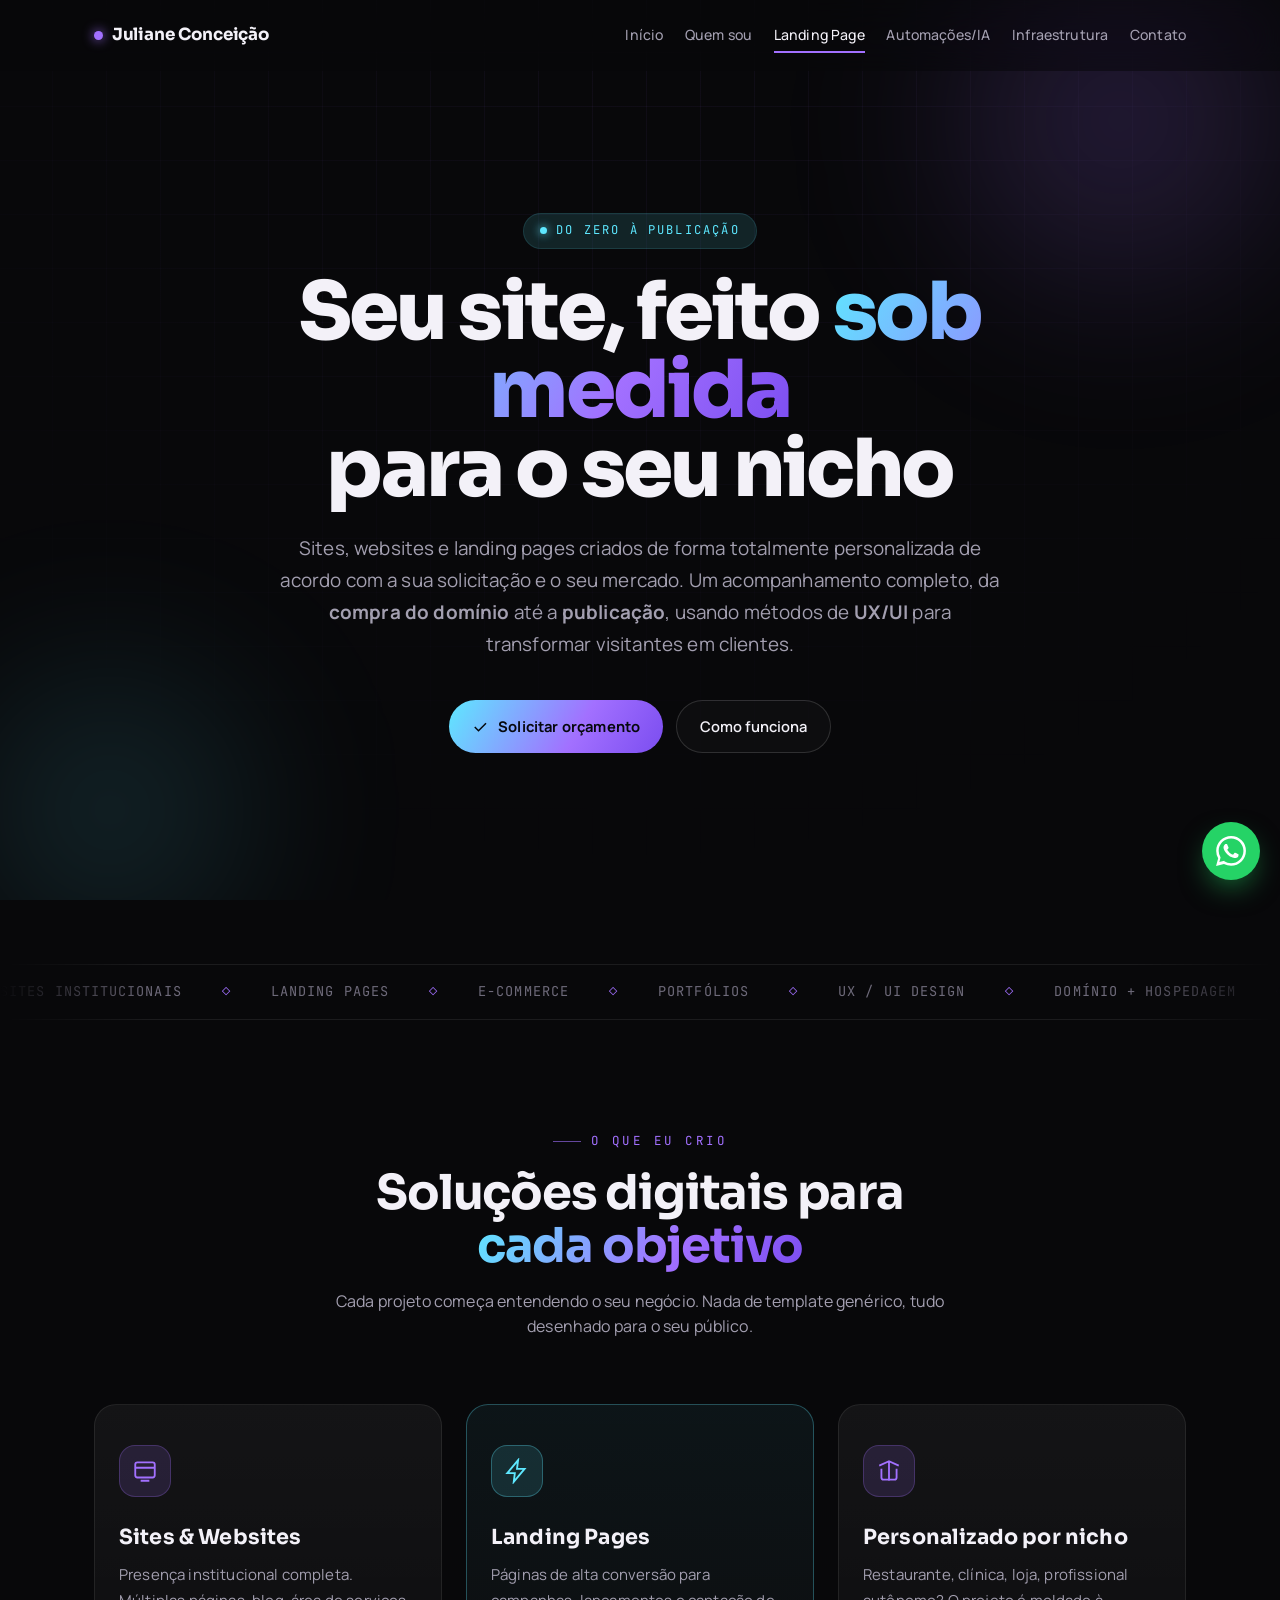
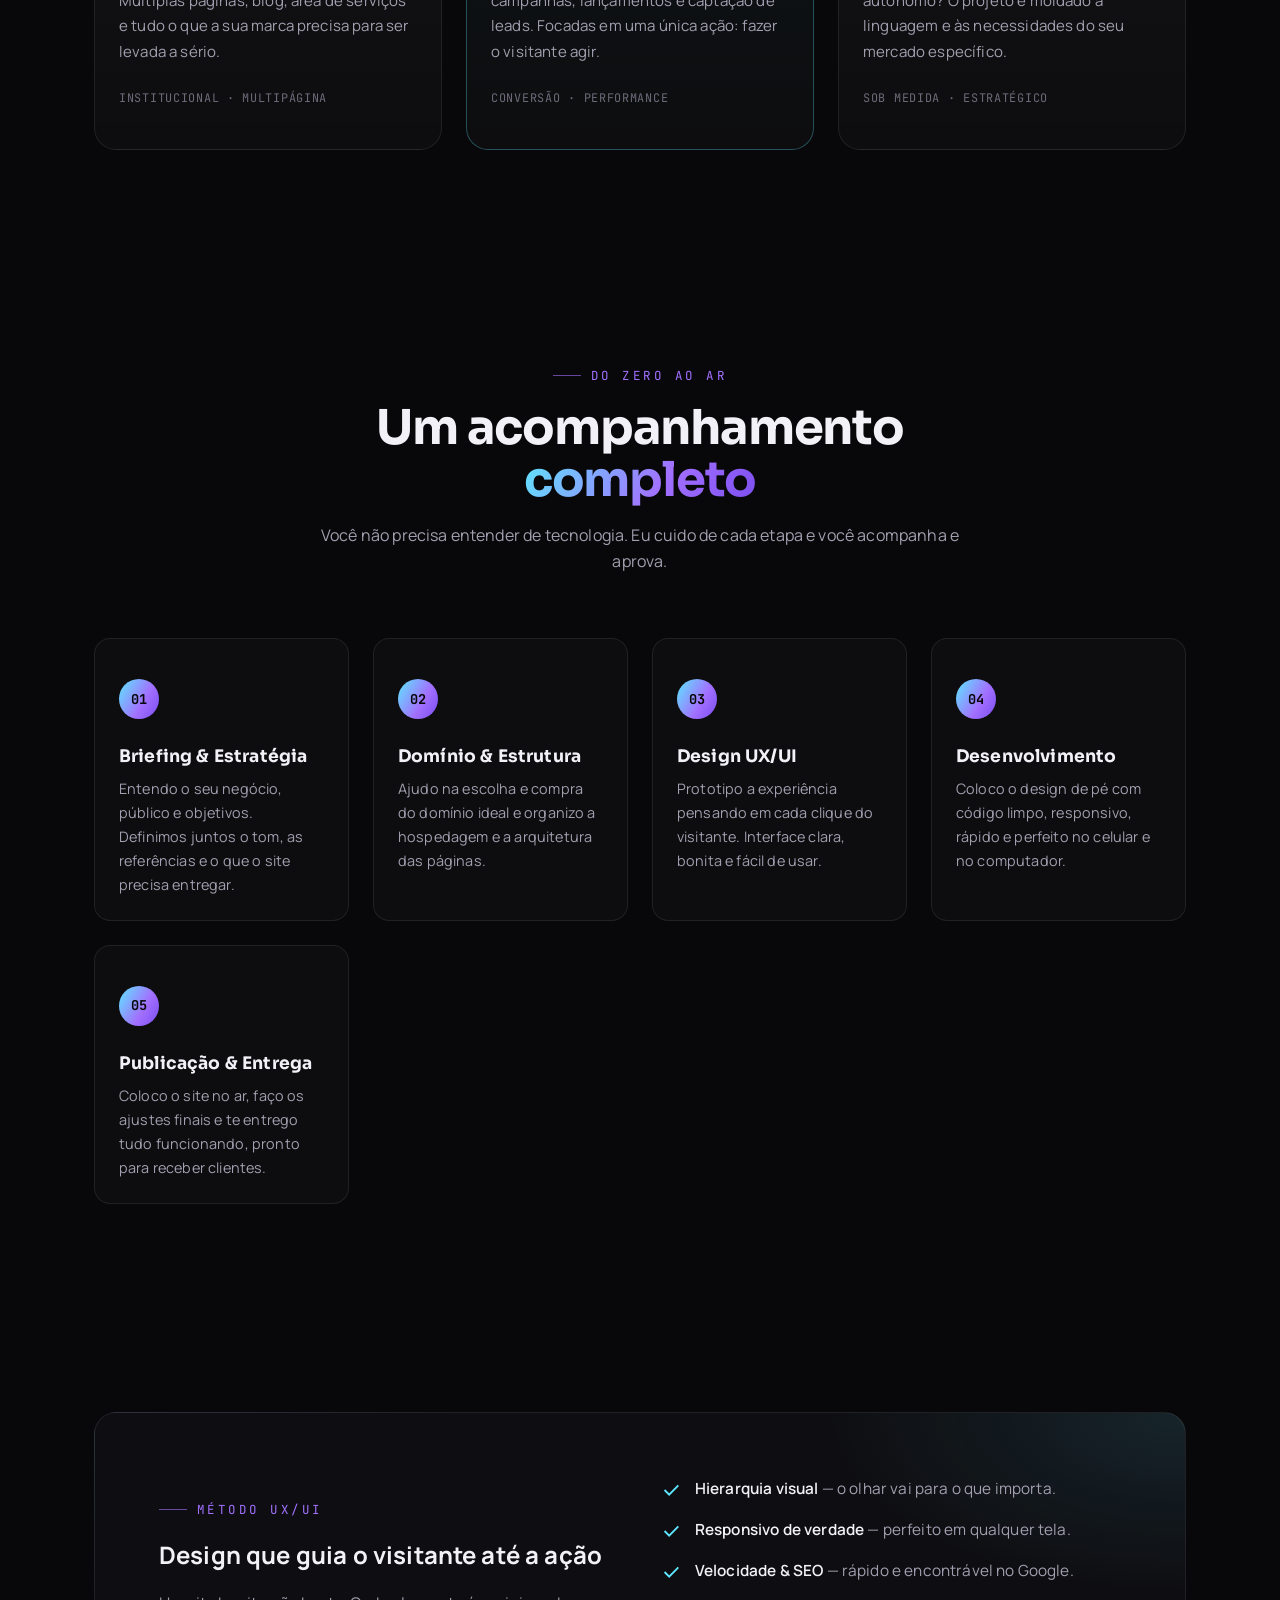
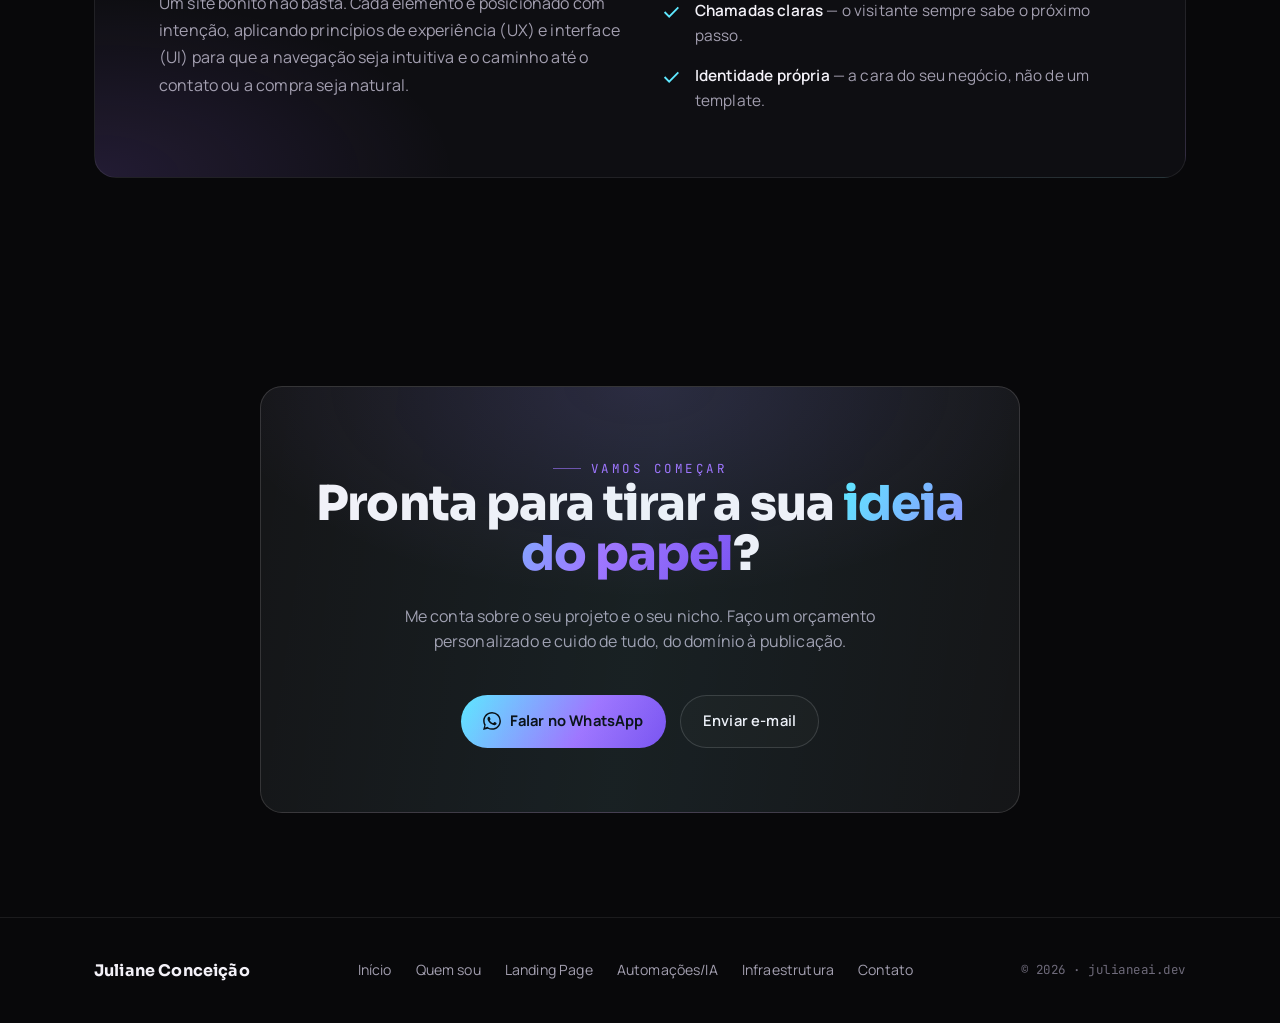
<file: landingpage.html>
<!DOCTYPE html>
<html lang="pt-BR">
<head>
    <meta charset="UTF-8">
    <meta name="viewport" content="width=device-width, initial-scale=1.0, viewport-fit=cover">
    <link rel="canonical" href="https://julianeai.dev/landingpage.html">
    <meta name="theme-color" content="#08080A">
    <title>Landing Page — Criação de Sites Sob Medida | Juliane Conceição</title>
    <link rel="icon" type="image/jpeg" href="img/favicon.jpg">
    <meta name="description" content="Criação de sites, websites e landing pages personalizados de acordo com o seu nicho. Acompanhamento do zero — da compra do domínio à publicação — com método UX/UI.">
    <meta property="og:title" content="Landing Page — Sites sob medida do zero à publicação">
    <meta property="og:description" content="Sites e landing pages personalizados por nicho, com método UX/UI. Da compra do domínio à publicação.">
    <meta property="og:type" content="website">

    <link rel="preconnect" href="https://fonts.googleapis.com">
    <link rel="preconnect" href="https://fonts.gstatic.com" crossorigin>
    <link href="https://fonts.googleapis.com/css2?family=Sora:wght@400;500;600;700;800&family=Manrope:wght@400;500;600;700&family=JetBrains+Mono:wght@400;500&display=swap" rel="stylesheet">

    <link rel="stylesheet" href="css/style.css">
</head>
<body class="lp">

    <!-- fundo animado -->
    <div class="lp-bg" aria-hidden="true">
        <div class="grid"></div>
        <div class="orb a"></div>
        <div class="orb b"></div>
    </div>

    <!-- NAV -->
    <nav class="nav" id="nav">
        <div class="nav-container">
            <a href="/" class="nav-brand"><span class="dot"></span> Juliane Conceição</a>
            <button class="nav-toggle" id="navToggle" type="button" aria-label="Abrir menu" aria-controls="navMenu" aria-expanded="false">
                <span></span><span></span><span></span>
            </button>
                        <ul class="nav-menu" id="navMenu">
                <li><a href="/" class="nav-link">Início</a></li>
                <li><a href="quem-sou.html" class="nav-link">Quem sou</a></li>
                <li><a href="landingpage.html" class="nav-link">Landing Page</a></li>
                <li><a href="automacoes.html" class="nav-link">Automações/IA</a></li>
                <li><a href="infraestrutura.html" class="nav-link">Infraestrutura</a></li>
                <li><a href="/#contato" class="nav-link">Contato</a></li>
            </ul>
        </div>
    </nav>

    <main class="lp-main">

        <!-- HERO -->
        <header class="lp-hero">
            <div class="container lp-hero-inner">
                <span class="lp-chip reveal"><span class="ping"></span> Do zero à publicação</span>
                <h1 class="lp-title reveal">
                    Seu site, feito <span class="grad">sob medida</span><br>para o seu nicho
                </h1>
                <p class="lp-sub reveal">
                    Sites, websites e landing pages criados de forma totalmente personalizada
                    de acordo com a sua solicitação e o seu mercado. Um acompanhamento completo,
                    da <strong>compra do domínio</strong> até a <strong>publicação</strong>, usando
                    métodos de <strong>UX/UI</strong> para transformar visitantes em clientes.
                </p>
                <div class="lp-cta-row reveal">
                    <a href="#orcamento" class="btn btn-future">
                        <svg width="18" height="18" viewBox="0 0 24 24" fill="none" stroke="currentColor" stroke-width="2"><path d="m5 12 5 5L20 7"/></svg>
                        Solicitar orçamento
                    </a>
                    <a href="#processo" class="btn">Como funciona</a>
                </div>
            </div>
        </header>

        <!-- MARQUEE -->
        <div class="lp-marquee" aria-hidden="true">
            <div class="lp-marquee-track">
                <span>Sites Institucionais</span><span>Landing Pages</span><span>E-commerce</span>
                <span>Portfólios</span><span>UX / UI Design</span><span>Domínio + Hospedagem</span>
                <span>Responsivo</span><span>SEO</span>
                <span>Sites Institucionais</span><span>Landing Pages</span><span>E-commerce</span>
                <span>Portfólios</span><span>UX / UI Design</span><span>Domínio + Hospedagem</span>
                <span>Responsivo</span><span>SEO</span>
            </div>
        </div>

        <!-- SERVIÇOS -->
        <section id="servicos" class="lp-section">
            <div class="container">
                <div class="lp-section-head reveal">
                    <span class="eyebrow">O que eu crio</span>
                    <h2 class="lp-h">Soluções digitais para <span class="grad">cada objetivo</span></h2>
                    <p>Cada projeto começa entendendo o seu negócio. Nada de template genérico, tudo desenhado para o seu público.</p>
                </div>

                <div class="lp-services">
                    <article class="svc-card reveal">
                        <div class="svc-icon">
                            <svg viewBox="0 0 24 24" fill="none" stroke="currentColor" stroke-width="1.7"><rect x="3" y="4" width="18" height="14" rx="2"/><path d="M3 9h18M8 21h8"/></svg>
                        </div>
                        <h3>Sites & Websites</h3>
                        <p>Presença institucional completa. Múltiplas páginas, blog, área de serviços e tudo o que a sua marca precisa para ser levada a sério.</p>
                        <span class="svc-tag">Institucional · Multipágina</span>
                    </article>

                    <article class="svc-card featured reveal">
                        <div class="svc-icon">
                            <svg viewBox="0 0 24 24" fill="none" stroke="currentColor" stroke-width="1.7"><path d="M13 2 3 14h7l-1 8 10-12h-7l1-8z"/></svg>
                        </div>
                        <h3>Landing Pages</h3>
                        <p>Páginas de alta conversão para campanhas, lançamentos e captação de leads. Focadas em uma única ação: fazer o visitante agir.</p>
                        <span class="svc-tag">Conversão · Performance</span>
                    </article>

                    <article class="svc-card reveal">
                        <div class="svc-icon">
                            <svg viewBox="0 0 24 24" fill="none" stroke="currentColor" stroke-width="1.7"><path d="M12 3v18M3 7l9-4 9 4M5 10v8a2 2 0 0 0 2 2h10a2 2 0 0 0 2-2v-8"/></svg>
                        </div>
                        <h3>Personalizado por nicho</h3>
                        <p>Restaurante, clínica, loja, profissional autônomo? O projeto é moldado à linguagem e às necessidades do seu mercado específico.</p>
                        <span class="svc-tag">Sob medida · Estratégico</span>
                    </article>
                </div>
            </div>
        </section>

        <!-- PROCESSO -->
        <section id="processo" class="lp-section">
            <div class="container">
                <div class="lp-section-head reveal">
                    <span class="eyebrow">Do zero ao ar</span>
                    <h2 class="lp-h">Um acompanhamento <span class="grad">completo</span></h2>
                    <p>Você não precisa entender de tecnologia. Eu cuido de cada etapa e você acompanha e aprova.</p>
                </div>

                <div class="lp-process">
                    <div class="step reveal">
                        <div class="step-num">01</div>
                        <h4>Briefing & Estratégia</h4>
                        <p>Entendo o seu negócio, público e objetivos. Definimos juntos o tom, as referências e o que o site precisa entregar.</p>
                    </div>
                    <div class="step reveal">
                        <div class="step-num">02</div>
                        <h4>Domínio & Estrutura</h4>
                        <p>Ajudo na escolha e compra do domínio ideal e organizo a hospedagem e a arquitetura das páginas.</p>
                    </div>
                    <div class="step reveal">
                        <div class="step-num">03</div>
                        <h4>Design UX/UI</h4>
                        <p>Prototipo a experiência pensando em cada clique do visitante. Interface clara, bonita e fácil de usar.</p>
                    </div>
                    <div class="step reveal">
                        <div class="step-num">04</div>
                        <h4>Desenvolvimento</h4>
                        <p>Coloco o design de pé com código limpo, responsivo, rápido e perfeito no celular e no computador.</p>
                    </div>
                    <div class="step reveal">
                        <div class="step-num">05</div>
                        <h4>Publicação & Entrega</h4>
                        <p>Coloco o site no ar, faço os ajustes finais e te entrego tudo funcionando, pronto para receber clientes.</p>
                    </div>
                </div>
            </div>
        </section>

        <!-- MÉTODO UX/UI -->
        <section class="lp-section">
            <div class="container">
                <div class="lp-method reveal">
                    <div class="lp-method-grid">
                        <div>
                            <span class="eyebrow">Método UX/UI</span>
                            <h2 class="lp-h" style="margin-top:1rem">Design que <span class="grad">guia o visitante</span> até a ação</h2>
                            <p style="color:var(--muted); margin-top:1rem; line-height:1.7;">
                                Um site bonito não basta. Cada elemento é posicionado com intenção,
                                aplicando princípios de experiência (UX) e interface (UI) para que a
                                navegação seja intuitiva e o caminho até o contato ou a compra seja natural.
                            </p>
                        </div>
                        <ul class="method-list">
                            <li>
                                <svg viewBox="0 0 24 24" fill="none" stroke="currentColor" stroke-width="2"><path d="m5 12 5 5L20 7"/></svg>
                                <span><strong>Hierarquia visual</strong> — o olhar vai para o que importa.</span>
                            </li>
                            <li>
                                <svg viewBox="0 0 24 24" fill="none" stroke="currentColor" stroke-width="2"><path d="m5 12 5 5L20 7"/></svg>
                                <span><strong>Responsivo de verdade</strong> — perfeito em qualquer tela.</span>
                            </li>
                            <li>
                                <svg viewBox="0 0 24 24" fill="none" stroke="currentColor" stroke-width="2"><path d="m5 12 5 5L20 7"/></svg>
                                <span><strong>Velocidade & SEO</strong> — rápido e encontrável no Google.</span>
                            </li>
                            <li>
                                <svg viewBox="0 0 24 24" fill="none" stroke="currentColor" stroke-width="2"><path d="m5 12 5 5L20 7"/></svg>
                                <span><strong>Chamadas claras</strong> — o visitante sempre sabe o próximo passo.</span>
                            </li>
                            <li>
                                <svg viewBox="0 0 24 24" fill="none" stroke="currentColor" stroke-width="2"><path d="m5 12 5 5L20 7"/></svg>
                                <span><strong>Identidade própria</strong> — a cara do seu negócio, não de um template.</span>
                            </li>
                        </ul>
                    </div>
                </div>
            </div>
        </section>

        <!-- CTA FINAL -->
        <section id="orcamento" class="lp-final">
            <div class="container">
                <div class="lp-final-card reveal">
                    <span class="eyebrow" style="justify-content:center;">Vamos começar</span>
                    <h2>Pronta para tirar a sua <span class="grad">ideia do papel</span>?</h2>
                    <p>
                        Me conta sobre o seu projeto e o seu nicho. Faço um orçamento personalizado
                        e cuido de tudo, do domínio à publicação.
                    </p>
                    <div class="lp-cta-row">
                        <a href="https://wa.me/5573998363964?text=Tenho%20interesse%20em%20conhecer" target="_blank" rel="noopener noreferrer" class="btn btn-future">
                            <svg width="18" height="18" viewBox="0 0 24 24" fill="currentColor"><path d="M.057 24l1.687-6.163a11.867 11.867 0 0 1-1.587-5.946C.16 5.335 5.495 0 12.05 0a11.817 11.817 0 0 1 8.413 3.488 11.824 11.824 0 0 1 3.48 8.414c-.003 6.557-5.338 11.892-11.893 11.892a11.9 11.9 0 0 1-5.688-1.448L.057 24zm6.597-3.807c1.676.995 3.276 1.591 5.392 1.592 5.448 0 9.886-4.434 9.889-9.885.002-5.462-4.415-9.89-9.881-9.892-5.452 0-9.887 4.434-9.889 9.884a9.86 9.86 0 0 0 1.51 5.26l-.999 3.648 3.978-1.052zm11.387-5.464c-.074-.124-.272-.198-.57-.347-.297-.149-1.758-.868-2.031-.967-.272-.099-.47-.149-.669.149-.198.297-.768.967-.941 1.165-.173.198-.347.223-.644.074-.297-.149-1.255-.462-2.39-1.475-.883-.788-1.48-1.761-1.653-2.059-.173-.297-.018-.458.13-.606.134-.133.297-.347.446-.521.151-.172.2-.296.3-.495.099-.198.05-.372-.025-.521-.075-.148-.669-1.611-.916-2.206-.242-.579-.487-.501-.669-.51l-.57-.01c-.198 0-.52.074-.792.372s-1.04 1.016-1.04 2.479 1.065 2.876 1.213 3.074c.149.198 2.095 3.2 5.076 4.487.709.306 1.263.489 1.694.626.712.226 1.36.194 1.872.118.571-.085 1.758-.719 2.006-1.413.247-.694.247-1.289.173-1.413z"/></svg>
                            Falar no WhatsApp
                        </a>
                        <a href="mailto:contato@julianeai.dev?subject=Quero%20um%20site%20personalizado&body=Ol%C3%A1%20Juliane!%20Gostaria%20de%20um%20or%C3%A7amento.%20Meu%20nicho%20%C3%A9..." class="btn">Enviar e-mail</a>
                    </div>
                </div>
            </div>
        </section>
    </main>

    <!-- FOOTER -->
    <footer class="footer">
        <div class="container footer-inner">
            <span class="footer-brand">Juliane Conceição</span>
                        <div class="footer-links">
                <a href="/">Início</a>
                <a href="quem-sou.html">Quem sou</a>
                <a href="landingpage.html">Landing Page</a>
                <a href="automacoes.html">Automações/IA</a>
                <a href="infraestrutura.html">Infraestrutura</a>
                <a href="/#contato">Contato</a>
            </div>
            <span class="footer-meta">© 2026 · julianeai.dev</span>
        </div>
    </footer>

    <a href="https://wa.me/5573998363964?text=Tenho%20interesse%20em%20conhecer" target="_blank" rel="noopener noreferrer" class="wpp-float" aria-label="Falar no WhatsApp">
        <svg viewBox="0 0 24 24" fill="currentColor"><path d="M.057 24l1.687-6.163a11.867 11.867 0 0 1-1.587-5.946C.16 5.335 5.495 0 12.05 0a11.817 11.817 0 0 1 8.413 3.488 11.824 11.824 0 0 1 3.48 8.414c-.003 6.557-5.338 11.892-11.893 11.892a11.9 11.9 0 0 1-5.688-1.448L.057 24zm6.597-3.807c1.676.995 3.276 1.591 5.392 1.592 5.448 0 9.886-4.434 9.889-9.885.002-5.462-4.415-9.89-9.881-9.892-5.452 0-9.887 4.434-9.889 9.884a9.86 9.86 0 0 0 1.51 5.26l-.999 3.648 3.978-1.052zm11.387-5.464c-.074-.124-.272-.198-.57-.347-.297-.149-1.758-.868-2.031-.967-.272-.099-.47-.149-.669.149-.198.297-.768.967-.941 1.165-.173.198-.347.223-.644.074-.297-.149-1.255-.462-2.39-1.475-.883-.788-1.48-1.761-1.653-2.059-.173-.297-.018-.458.13-.606.134-.133.297-.347.446-.521.151-.172.2-.296.3-.495.099-.198.05-.372-.025-.521-.075-.148-.669-1.611-.916-2.206-.242-.579-.487-.501-.669-.51l-.57-.01c-.198 0-.52.074-.792.372s-1.04 1.016-1.04 2.479 1.065 2.876 1.213 3.074c.149.198 2.095 3.2 5.076 4.487.709.306 1.263.489 1.694.626.712.226 1.36.194 1.872.118.571-.085 1.758-.719 2.006-1.413.247-.694.247-1.289.173-1.413z"/></svg>
    </a>

    <script src="script/script.js"></script>
</body>
</html>
</file>
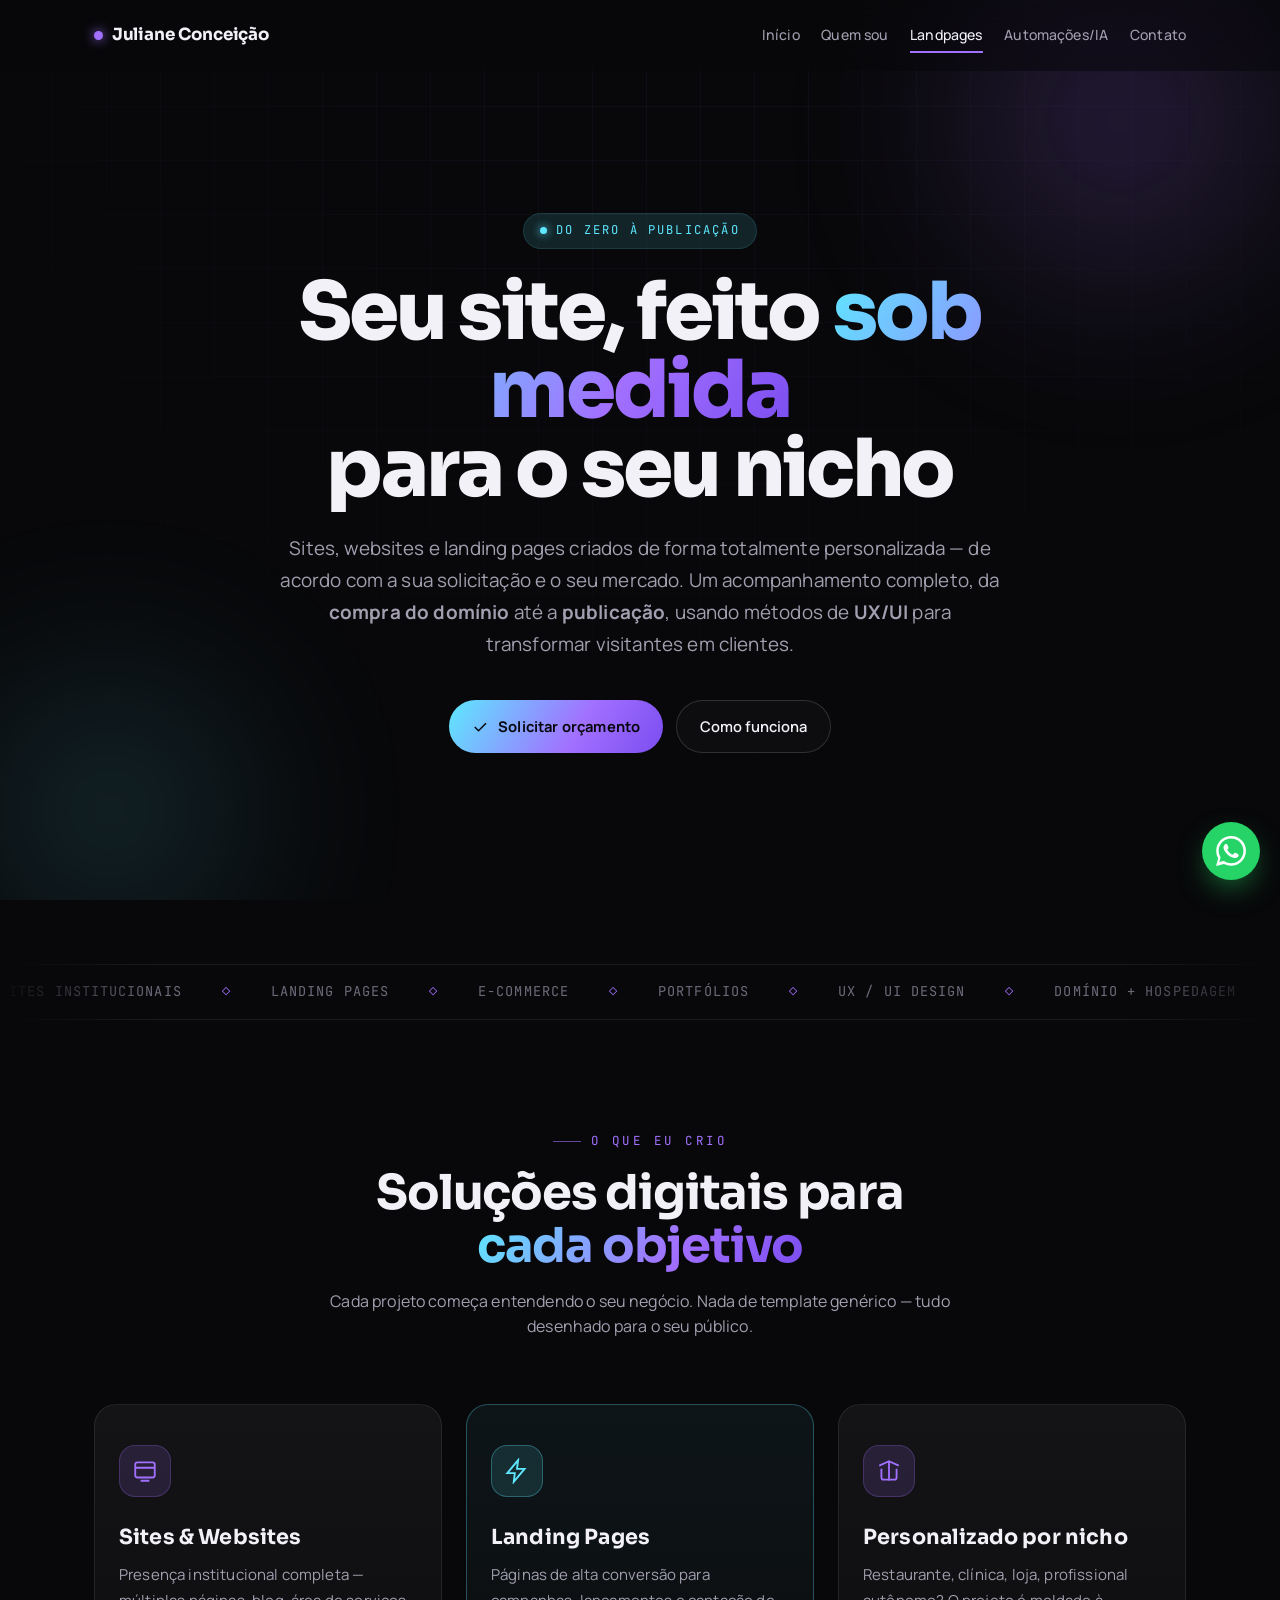
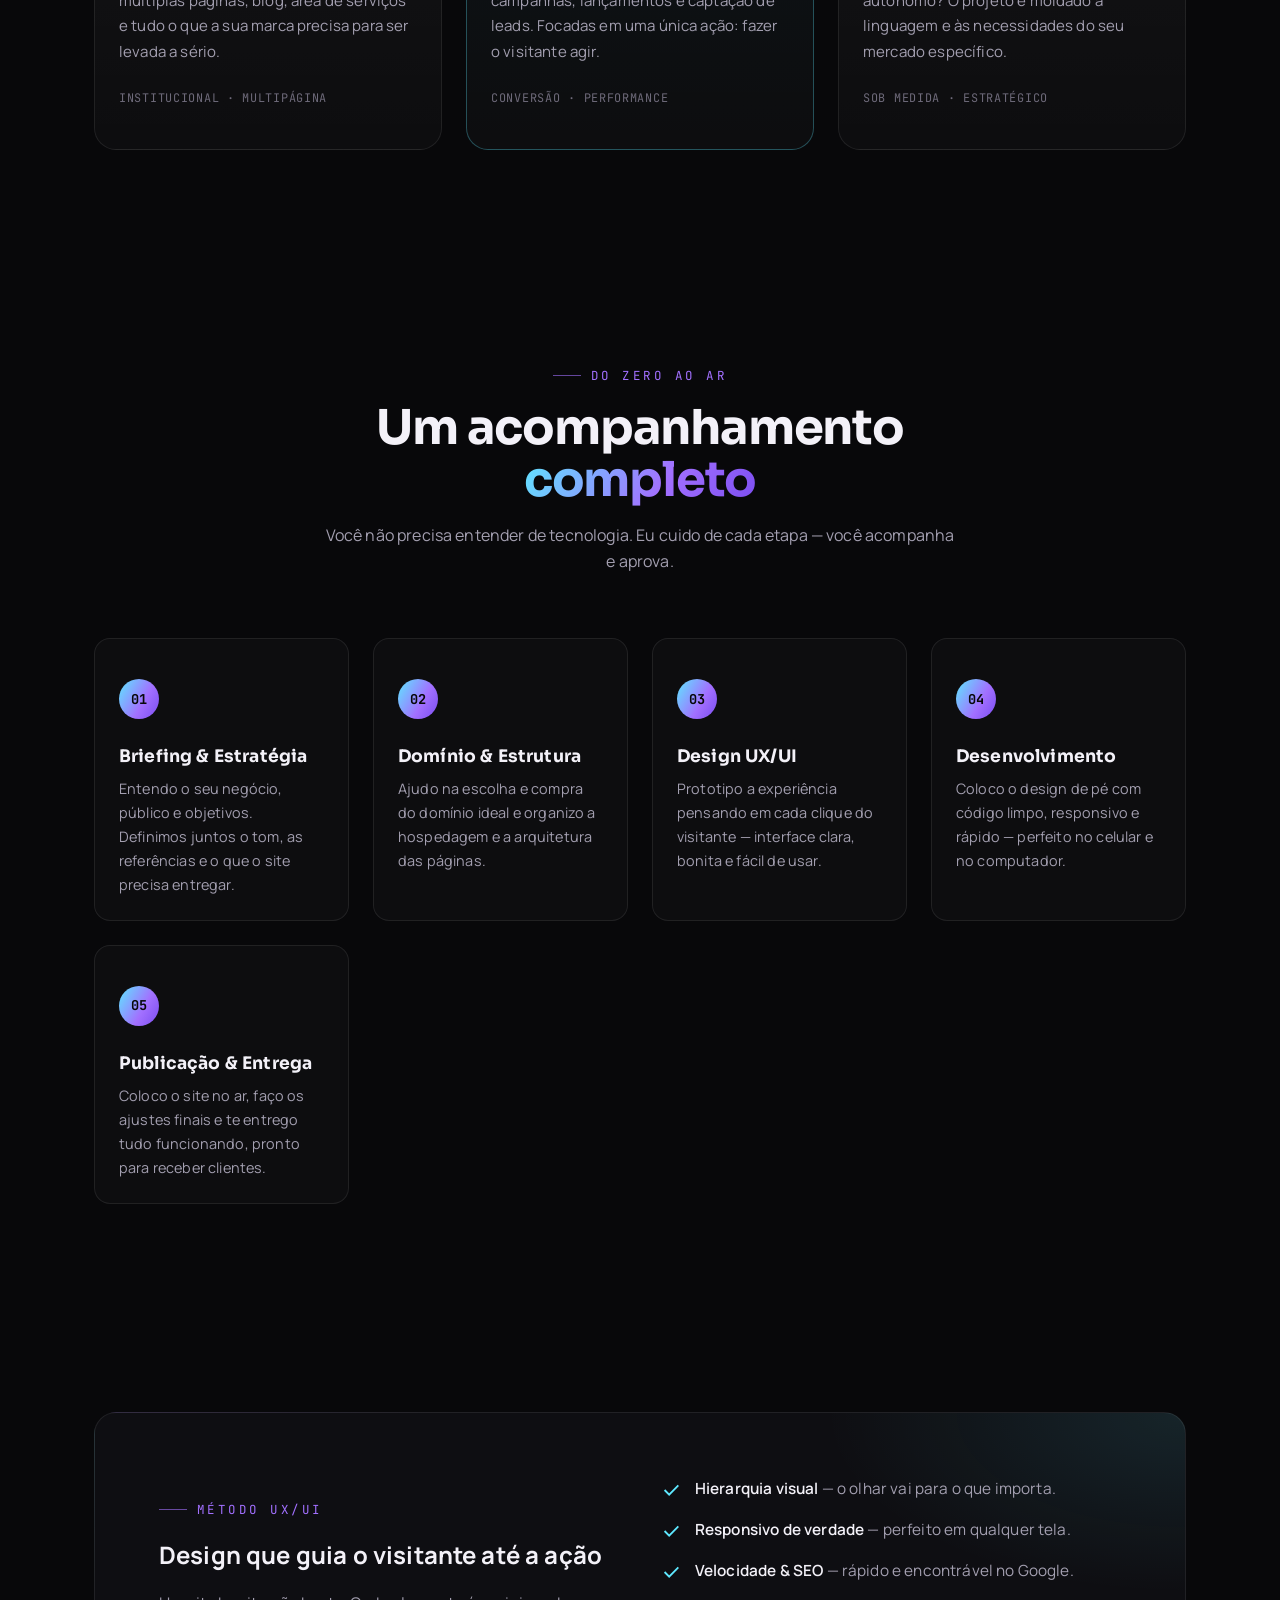
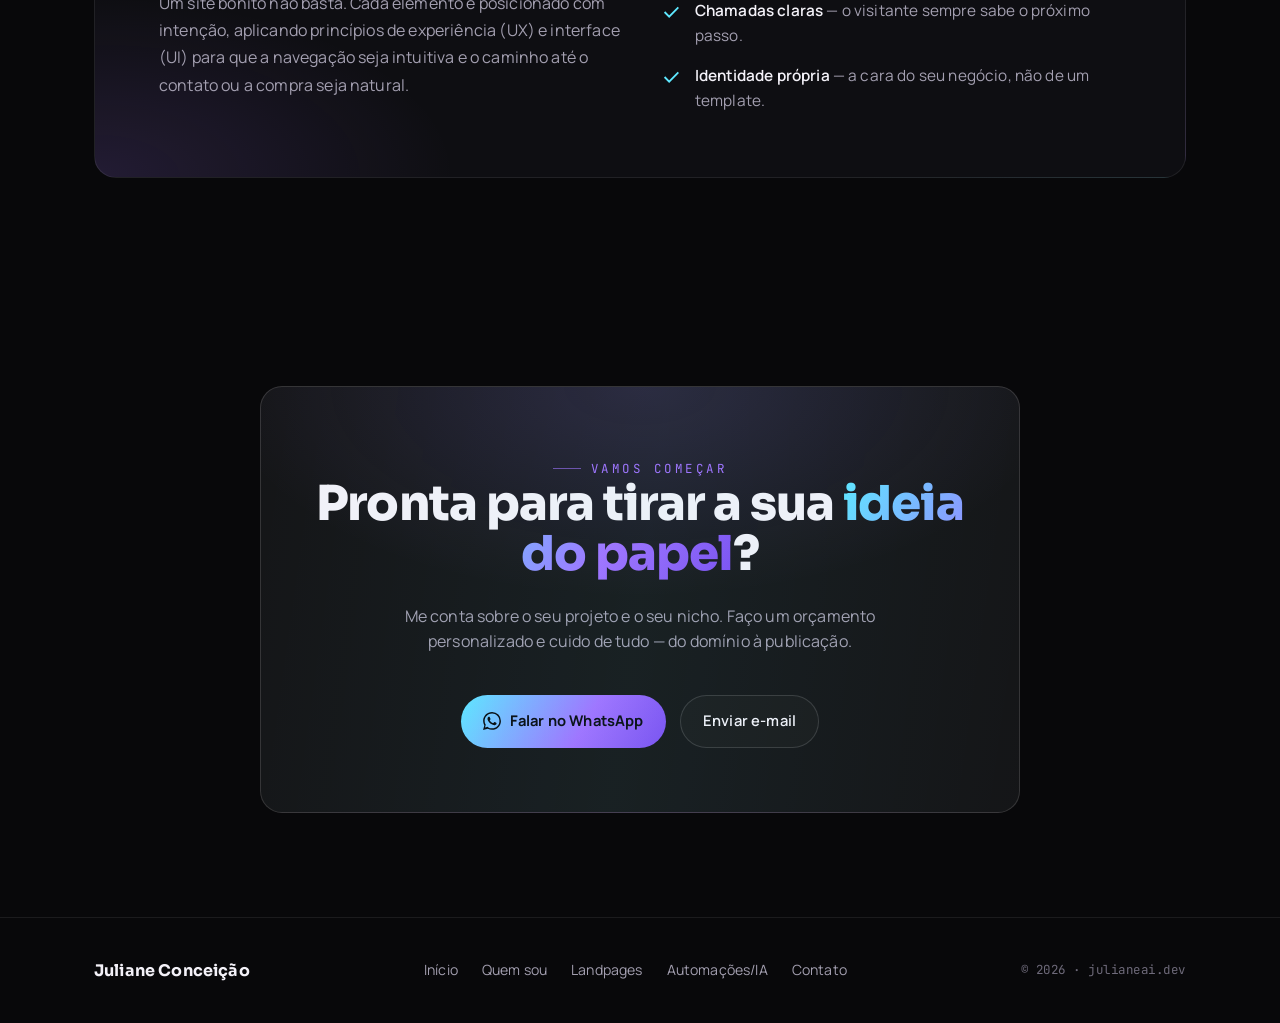
<file: landpages.html>
<!DOCTYPE html>
<html lang="pt-BR">
<head>
    <meta charset="UTF-8">
    <meta name="viewport" content="width=device-width, initial-scale=1.0">
    <title>Landpages — Criação de Sites Sob Medida | Juliane Conceição</title>
    <link rel="icon" type="image/jpeg" href="img/favicon.jpg">
    <meta name="description" content="Criação de sites, websites e landing pages personalizados de acordo com o seu nicho. Acompanhamento do zero — da compra do domínio à publicação — com método UX/UI.">
    <meta property="og:title" content="Landpages — Sites sob medida do zero à publicação">
    <meta property="og:description" content="Sites e landing pages personalizados por nicho, com método UX/UI. Da compra do domínio à publicação.">
    <meta property="og:type" content="website">

    <link rel="preconnect" href="https://fonts.googleapis.com">
    <link rel="preconnect" href="https://fonts.gstatic.com" crossorigin>
    <link href="https://fonts.googleapis.com/css2?family=Sora:wght@400;500;600;700;800&family=Manrope:wght@400;500;600;700&family=JetBrains+Mono:wght@400;500&display=swap" rel="stylesheet">

    <link rel="stylesheet" href="css/style.css">
</head>
<body class="lp">

    <!-- fundo animado -->
    <div class="lp-bg" aria-hidden="true">
        <div class="grid"></div>
        <div class="orb a"></div>
        <div class="orb b"></div>
    </div>

    <!-- NAV -->
    <nav class="nav" id="nav">
        <div class="nav-container">
            <a href="index.html" class="nav-brand"><span class="dot"></span> Juliane Conceição</a>
            <button class="nav-toggle" id="navToggle" aria-label="Abrir menu" aria-expanded="false">
                <span></span><span></span><span></span>
            </button>
                        <ul class="nav-menu" id="navMenu">
                <li><a href="index.html" class="nav-link">Início</a></li>
                <li><a href="quem-sou.html" class="nav-link">Quem sou</a></li>
                <li><a href="landpages.html" class="nav-link">Landpages</a></li>
                <li><a href="automacoes.html" class="nav-link">Automações/IA</a></li>
                <li><a href="index.html#contato" class="nav-link">Contato</a></li>
            </ul>
        </div>
    </nav>

    <main class="lp-main">

        <!-- HERO -->
        <header class="lp-hero">
            <div class="container lp-hero-inner">
                <span class="lp-chip reveal"><span class="ping"></span> Do zero à publicação</span>
                <h1 class="lp-title reveal">
                    Seu site, feito <span class="grad">sob medida</span><br>para o seu nicho
                </h1>
                <p class="lp-sub reveal">
                    Sites, websites e landing pages criados de forma totalmente personalizada —
                    de acordo com a sua solicitação e o seu mercado. Um acompanhamento completo,
                    da <strong>compra do domínio</strong> até a <strong>publicação</strong>, usando
                    métodos de <strong>UX/UI</strong> para transformar visitantes em clientes.
                </p>
                <div class="lp-cta-row reveal">
                    <a href="#orcamento" class="btn btn-future">
                        <svg width="18" height="18" viewBox="0 0 24 24" fill="none" stroke="currentColor" stroke-width="2"><path d="m5 12 5 5L20 7"/></svg>
                        Solicitar orçamento
                    </a>
                    <a href="#processo" class="btn">Como funciona</a>
                </div>
            </div>
        </header>

        <!-- MARQUEE -->
        <div class="lp-marquee" aria-hidden="true">
            <div class="lp-marquee-track">
                <span>Sites Institucionais</span><span>Landing Pages</span><span>E-commerce</span>
                <span>Portfólios</span><span>UX / UI Design</span><span>Domínio + Hospedagem</span>
                <span>Responsivo</span><span>SEO</span>
                <span>Sites Institucionais</span><span>Landing Pages</span><span>E-commerce</span>
                <span>Portfólios</span><span>UX / UI Design</span><span>Domínio + Hospedagem</span>
                <span>Responsivo</span><span>SEO</span>
            </div>
        </div>

        <!-- SERVIÇOS -->
        <section id="servicos" class="lp-section">
            <div class="container">
                <div class="lp-section-head reveal">
                    <span class="eyebrow">O que eu crio</span>
                    <h2 class="lp-h">Soluções digitais para <span class="grad">cada objetivo</span></h2>
                    <p>Cada projeto começa entendendo o seu negócio. Nada de template genérico — tudo desenhado para o seu público.</p>
                </div>

                <div class="lp-services">
                    <article class="svc-card reveal">
                        <div class="svc-icon">
                            <svg viewBox="0 0 24 24" fill="none" stroke="currentColor" stroke-width="1.7"><rect x="3" y="4" width="18" height="14" rx="2"/><path d="M3 9h18M8 21h8"/></svg>
                        </div>
                        <h3>Sites & Websites</h3>
                        <p>Presença institucional completa — múltiplas páginas, blog, área de serviços e tudo o que a sua marca precisa para ser levada a sério.</p>
                        <span class="svc-tag">Institucional · Multipágina</span>
                    </article>

                    <article class="svc-card featured reveal">
                        <div class="svc-icon">
                            <svg viewBox="0 0 24 24" fill="none" stroke="currentColor" stroke-width="1.7"><path d="M13 2 3 14h7l-1 8 10-12h-7l1-8z"/></svg>
                        </div>
                        <h3>Landing Pages</h3>
                        <p>Páginas de alta conversão para campanhas, lançamentos e captação de leads. Focadas em uma única ação: fazer o visitante agir.</p>
                        <span class="svc-tag">Conversão · Performance</span>
                    </article>

                    <article class="svc-card reveal">
                        <div class="svc-icon">
                            <svg viewBox="0 0 24 24" fill="none" stroke="currentColor" stroke-width="1.7"><path d="M12 3v18M3 7l9-4 9 4M5 10v8a2 2 0 0 0 2 2h10a2 2 0 0 0 2-2v-8"/></svg>
                        </div>
                        <h3>Personalizado por nicho</h3>
                        <p>Restaurante, clínica, loja, profissional autônomo? O projeto é moldado à linguagem e às necessidades do seu mercado específico.</p>
                        <span class="svc-tag">Sob medida · Estratégico</span>
                    </article>
                </div>
            </div>
        </section>

        <!-- PROCESSO -->
        <section id="processo" class="lp-section">
            <div class="container">
                <div class="lp-section-head reveal">
                    <span class="eyebrow">Do zero ao ar</span>
                    <h2 class="lp-h">Um acompanhamento <span class="grad">completo</span></h2>
                    <p>Você não precisa entender de tecnologia. Eu cuido de cada etapa — você acompanha e aprova.</p>
                </div>

                <div class="lp-process">
                    <div class="step reveal">
                        <div class="step-num">01</div>
                        <h4>Briefing & Estratégia</h4>
                        <p>Entendo o seu negócio, público e objetivos. Definimos juntos o tom, as referências e o que o site precisa entregar.</p>
                    </div>
                    <div class="step reveal">
                        <div class="step-num">02</div>
                        <h4>Domínio & Estrutura</h4>
                        <p>Ajudo na escolha e compra do domínio ideal e organizo a hospedagem e a arquitetura das páginas.</p>
                    </div>
                    <div class="step reveal">
                        <div class="step-num">03</div>
                        <h4>Design UX/UI</h4>
                        <p>Prototipo a experiência pensando em cada clique do visitante — interface clara, bonita e fácil de usar.</p>
                    </div>
                    <div class="step reveal">
                        <div class="step-num">04</div>
                        <h4>Desenvolvimento</h4>
                        <p>Coloco o design de pé com código limpo, responsivo e rápido — perfeito no celular e no computador.</p>
                    </div>
                    <div class="step reveal">
                        <div class="step-num">05</div>
                        <h4>Publicação & Entrega</h4>
                        <p>Coloco o site no ar, faço os ajustes finais e te entrego tudo funcionando, pronto para receber clientes.</p>
                    </div>
                </div>
            </div>
        </section>

        <!-- MÉTODO UX/UI -->
        <section class="lp-section">
            <div class="container">
                <div class="lp-method reveal">
                    <div class="lp-method-grid">
                        <div>
                            <span class="eyebrow">Método UX/UI</span>
                            <h2 class="lp-h" style="margin-top:1rem">Design que <span class="grad">guia o visitante</span> até a ação</h2>
                            <p style="color:var(--muted); margin-top:1rem; line-height:1.7;">
                                Um site bonito não basta. Cada elemento é posicionado com intenção,
                                aplicando princípios de experiência (UX) e interface (UI) para que a
                                navegação seja intuitiva e o caminho até o contato ou a compra seja natural.
                            </p>
                        </div>
                        <ul class="method-list">
                            <li>
                                <svg viewBox="0 0 24 24" fill="none" stroke="currentColor" stroke-width="2"><path d="m5 12 5 5L20 7"/></svg>
                                <span><strong>Hierarquia visual</strong> — o olhar vai para o que importa.</span>
                            </li>
                            <li>
                                <svg viewBox="0 0 24 24" fill="none" stroke="currentColor" stroke-width="2"><path d="m5 12 5 5L20 7"/></svg>
                                <span><strong>Responsivo de verdade</strong> — perfeito em qualquer tela.</span>
                            </li>
                            <li>
                                <svg viewBox="0 0 24 24" fill="none" stroke="currentColor" stroke-width="2"><path d="m5 12 5 5L20 7"/></svg>
                                <span><strong>Velocidade & SEO</strong> — rápido e encontrável no Google.</span>
                            </li>
                            <li>
                                <svg viewBox="0 0 24 24" fill="none" stroke="currentColor" stroke-width="2"><path d="m5 12 5 5L20 7"/></svg>
                                <span><strong>Chamadas claras</strong> — o visitante sempre sabe o próximo passo.</span>
                            </li>
                            <li>
                                <svg viewBox="0 0 24 24" fill="none" stroke="currentColor" stroke-width="2"><path d="m5 12 5 5L20 7"/></svg>
                                <span><strong>Identidade própria</strong> — a cara do seu negócio, não de um template.</span>
                            </li>
                        </ul>
                    </div>
                </div>
            </div>
        </section>

        <!-- CTA FINAL -->
        <section id="orcamento" class="lp-final">
            <div class="container">
                <div class="lp-final-card reveal">
                    <span class="eyebrow" style="justify-content:center;">Vamos começar</span>
                    <h2>Pronta para tirar a sua <span class="grad">ideia do papel</span>?</h2>
                    <p>
                        Me conta sobre o seu projeto e o seu nicho. Faço um orçamento personalizado
                        e cuido de tudo — do domínio à publicação.
                    </p>
                    <div class="lp-cta-row">
                        <a href="https://wa.me/5573998363964?text=Tenho%20interesse%20em%20conhecer" target="_blank" rel="noopener noreferrer" class="btn btn-future">
                            <svg width="18" height="18" viewBox="0 0 24 24" fill="currentColor"><path d="M.057 24l1.687-6.163a11.867 11.867 0 0 1-1.587-5.946C.16 5.335 5.495 0 12.05 0a11.817 11.817 0 0 1 8.413 3.488 11.824 11.824 0 0 1 3.48 8.414c-.003 6.557-5.338 11.892-11.893 11.892a11.9 11.9 0 0 1-5.688-1.448L.057 24zm6.597-3.807c1.676.995 3.276 1.591 5.392 1.592 5.448 0 9.886-4.434 9.889-9.885.002-5.462-4.415-9.89-9.881-9.892-5.452 0-9.887 4.434-9.889 9.884a9.86 9.86 0 0 0 1.51 5.26l-.999 3.648 3.978-1.052zm11.387-5.464c-.074-.124-.272-.198-.57-.347-.297-.149-1.758-.868-2.031-.967-.272-.099-.47-.149-.669.149-.198.297-.768.967-.941 1.165-.173.198-.347.223-.644.074-.297-.149-1.255-.462-2.39-1.475-.883-.788-1.48-1.761-1.653-2.059-.173-.297-.018-.458.13-.606.134-.133.297-.347.446-.521.151-.172.2-.296.3-.495.099-.198.05-.372-.025-.521-.075-.148-.669-1.611-.916-2.206-.242-.579-.487-.501-.669-.51l-.57-.01c-.198 0-.52.074-.792.372s-1.04 1.016-1.04 2.479 1.065 2.876 1.213 3.074c.149.198 2.095 3.2 5.076 4.487.709.306 1.263.489 1.694.626.712.226 1.36.194 1.872.118.571-.085 1.758-.719 2.006-1.413.247-.694.247-1.289.173-1.413z"/></svg>
                            Falar no WhatsApp
                        </a>
                        <a href="mailto:julianecdossantossi@gmail.com?subject=Quero%20um%20site%20personalizado&body=Ol%C3%A1%20Juliane!%20Gostaria%20de%20um%20or%C3%A7amento.%20Meu%20nicho%20%C3%A9..." class="btn">Enviar e-mail</a>
                    </div>
                </div>
            </div>
        </section>
    </main>

    <!-- FOOTER -->
    <footer class="footer">
        <div class="container footer-inner">
            <span class="footer-brand">Juliane Conceição</span>
                        <div class="footer-links">
                <a href="index.html">Início</a>
                <a href="quem-sou.html">Quem sou</a>
                <a href="landpages.html">Landpages</a>
                <a href="automacoes.html">Automações/IA</a>
                <a href="index.html#contato">Contato</a>
            </div>
            <span class="footer-meta">© 2026 · julianeai.dev</span>
        </div>
    </footer>

    <a href="https://wa.me/5573998363964?text=Tenho%20interesse%20em%20conhecer" target="_blank" rel="noopener noreferrer" class="wpp-float" aria-label="Falar no WhatsApp">
        <svg viewBox="0 0 24 24" fill="currentColor"><path d="M.057 24l1.687-6.163a11.867 11.867 0 0 1-1.587-5.946C.16 5.335 5.495 0 12.05 0a11.817 11.817 0 0 1 8.413 3.488 11.824 11.824 0 0 1 3.48 8.414c-.003 6.557-5.338 11.892-11.893 11.892a11.9 11.9 0 0 1-5.688-1.448L.057 24zm6.597-3.807c1.676.995 3.276 1.591 5.392 1.592 5.448 0 9.886-4.434 9.889-9.885.002-5.462-4.415-9.89-9.881-9.892-5.452 0-9.887 4.434-9.889 9.884a9.86 9.86 0 0 0 1.51 5.26l-.999 3.648 3.978-1.052zm11.387-5.464c-.074-.124-.272-.198-.57-.347-.297-.149-1.758-.868-2.031-.967-.272-.099-.47-.149-.669.149-.198.297-.768.967-.941 1.165-.173.198-.347.223-.644.074-.297-.149-1.255-.462-2.39-1.475-.883-.788-1.48-1.761-1.653-2.059-.173-.297-.018-.458.13-.606.134-.133.297-.347.446-.521.151-.172.2-.296.3-.495.099-.198.05-.372-.025-.521-.075-.148-.669-1.611-.916-2.206-.242-.579-.487-.501-.669-.51l-.57-.01c-.198 0-.52.074-.792.372s-1.04 1.016-1.04 2.479 1.065 2.876 1.213 3.074c.149.198 2.095 3.2 5.076 4.487.709.306 1.263.489 1.694.626.712.226 1.36.194 1.872.118.571-.085 1.758-.719 2.006-1.413.247-.694.247-1.289.173-1.413z"/></svg>
    </a>

    <script src="script/script.js"></script>
</body>
</html>
</file>
<file: css/style.css>
/* =====================================================================
   JULIANE CONCEIÇÃO — Portfólio & Landing
   Design system: dark, clean, com toque futurista
   Fonts: Sora (display) · Manrope (texto) · JetBrains Mono (labels)
   ===================================================================== */

/* ===== RESET ===== */
*,
*::before,
*::after {
    margin: 0;
    padding: 0;
    box-sizing: border-box;
}

:root {
    /* Cores base */
    --bg: #08080A;
    --bg-soft: #0E0E12;
    --surface: rgba(255, 255, 255, 0.025);
    --surface-2: rgba(255, 255, 255, 0.05);
    --line: rgba(255, 255, 255, 0.08);
    --line-strong: rgba(255, 255, 255, 0.14);

    /* Marca */
    --accent: #A270FF;
    --accent-deep: #7B4DF0;
    --accent-soft: rgba(162, 112, 255, 0.14);
    --cyan: #5EE8FF;          /* acento elétrico p/ landing futurista */
    --cyan-soft: rgba(94, 232, 255, 0.12);
    --green: #4FE5A1;         /* acento p/ automações / IA */
    --green-soft: rgba(79, 229, 161, 0.12);
    --wpp: #25D366;           /* whatsapp */

    /* Texto */
    --text: #F3F1F8;
    --muted: #A39FB0;
    --faint: #6E6A7A;

    /* Gradientes */
    --grad-brand: linear-gradient(120deg, #C7A6FF 0%, #A270FF 45%, #7B4DF0 100%);
    --grad-future: linear-gradient(120deg, #5EE8FF 0%, #A270FF 60%, #7B4DF0 100%);
    --grad-auto: linear-gradient(120deg, #4FE5A1 0%, #5EE8FF 55%, #A270FF 100%);

    /* Tipografia */
    --font-display: 'Sora', sans-serif;
    --font-body: 'Manrope', sans-serif;
    --font-mono: 'JetBrains Mono', monospace;

    /* Espaçamento */
    --space-xs: 0.5rem;
    --space-sm: 1rem;
    --space-md: 1.5rem;
    --space-lg: 2.5rem;
    --space-xl: 4rem;
    --space-xxl: 6.5rem;

    /* Bordas */
    --r-sm: 10px;
    --r-md: 16px;
    --r-lg: 22px;
    --r-pill: 100px;

    /* Sombras */
    --shadow: 0 24px 60px -24px rgba(0, 0, 0, 0.7);
    --glow: 0 0 0 1px var(--accent-soft), 0 18px 50px -18px rgba(162, 112, 255, 0.45);

    --t-fast: 0.18s cubic-bezier(0.4, 0, 0.2, 1);
    --t: 0.3s cubic-bezier(0.4, 0, 0.2, 1);
    --t-slow: 0.6s cubic-bezier(0.16, 1, 0.3, 1);
}

html {
    scroll-behavior: smooth;
    font-size: 16px;
    -webkit-font-smoothing: antialiased;
    text-rendering: optimizeLegibility;
}

body {
    font-family: var(--font-body);
    font-weight: 400;
    line-height: 1.6;
    color: var(--text);
    background: var(--bg);
    overflow-x: hidden;
    letter-spacing: 0.01em;
}

::selection {
    background: var(--accent);
    color: #fff;
}

a { color: inherit; }

/* ===== PROTEÇÃO DE CONTEÚDO (anti cópia/arraste) ===== */
body {
    -webkit-user-select: none;
    -moz-user-select: none;
    -ms-user-select: none;
    user-select: none;
    -webkit-touch-callout: none;
}
/* libera seleção apenas em campos de formulário */
input, textarea {
    -webkit-user-select: text;
    -moz-user-select: text;
    -ms-user-select: text;
    user-select: text;
}
img {
    -webkit-user-drag: none;
    -khtml-user-drag: none;
    -moz-user-drag: none;
    -o-user-drag: none;
    user-drag: none;
    pointer-events: none;
}

/* ===== UTILITÁRIOS ===== */
.container {
    width: 100%;
    max-width: 1140px;
    margin: 0 auto;
    padding: 0 var(--space-md);
}

.eyebrow {
    font-family: var(--font-mono);
    font-size: 0.78rem;
    letter-spacing: 0.28em;
    text-transform: uppercase;
    color: var(--accent);
    display: inline-flex;
    align-items: center;
    gap: 0.6rem;
}

.eyebrow::before {
    content: '';
    width: 28px;
    height: 1px;
    background: var(--accent);
    opacity: 0.6;
}

.section-title {
    font-family: var(--font-display);
    font-size: clamp(1.9rem, 4vw, 2.8rem);
    font-weight: 700;
    line-height: 1.1;
    letter-spacing: -0.02em;
    color: var(--text);
}

.section-head {
    display: flex;
    flex-direction: column;
    gap: var(--space-sm);
    margin-bottom: var(--space-lg);
}

/* ===== NAV ===== */
.nav {
    position: fixed;
    inset: 0 0 auto 0;
    z-index: 1000;
    background: rgba(8, 8, 10, 0.55);
    backdrop-filter: blur(18px) saturate(140%);
    -webkit-backdrop-filter: blur(18px) saturate(140%);
    border-bottom: 1px solid transparent;
    transition: var(--t);
}

.nav.scrolled {
    background: rgba(8, 8, 10, 0.85);
    border-bottom-color: var(--line);
}

.nav-container {
    display: flex;
    justify-content: space-between;
    align-items: center;
    height: 70px;
    max-width: 1140px;
    margin: 0 auto;
    padding: 0 var(--space-md);
}

.nav-brand {
    font-family: var(--font-display);
    font-weight: 700;
    font-size: 1.05rem;
    letter-spacing: -0.01em;
    text-decoration: none;
    color: var(--text);
    display: inline-flex;
    align-items: center;
    gap: 0.55rem;
}

.nav-brand .dot {
    width: 9px;
    height: 9px;
    border-radius: 50%;
    background: var(--accent);
    box-shadow: 0 0 12px var(--accent);
    transition: var(--t);
}

.nav-brand:hover .dot { transform: scale(1.35); }

.nav-menu {
    display: flex;
    align-items: center;
    list-style: none;
    gap: 1.35rem;
}

.nav-link {
    color: var(--muted);
    text-decoration: none;
    font-size: 0.88rem;
    font-weight: 500;
    padding: 0.4rem 0;
    position: relative;
    white-space: nowrap;
    transition: var(--t-fast);
}

.nav-link:hover,
.nav-link.active { color: var(--text); }

.nav-link::after {
    content: '';
    position: absolute;
    left: 0;
    bottom: -2px;
    height: 1.5px;
    width: 0;
    background: var(--accent);
    transition: var(--t);
}

.nav-link:hover::after,
.nav-link.active::after { width: 100%; }

.nav-link.highlight {
    color: var(--text);
    padding: 0.45rem 1rem;
    border: 1px solid var(--line-strong);
    border-radius: var(--r-pill);
    background: var(--surface);
}

.nav-link.highlight::after { display: none; }

.nav-link.highlight:hover {
    border-color: var(--accent);
    background: var(--accent-soft);
    box-shadow: 0 0 24px -6px var(--accent);
}

/* menu mobile toggle */
.nav-toggle {
    display: none;
    flex-direction: column;
    gap: 5px;
    background: none;
    border: 0;
    cursor: pointer;
    padding: 6px;
}
.nav-toggle span {
    width: 24px;
    height: 2px;
    background: var(--text);
    border-radius: 2px;
    transition: var(--t);
}

/* ===== BOTÕES ===== */
.btn {
    display: inline-flex;
    align-items: center;
    justify-content: center;
    gap: 0.55rem;
    padding: 0.85rem 1.4rem;
    border: 1px solid var(--line-strong);
    border-radius: var(--r-pill);
    font-family: var(--font-body);
    font-size: 0.92rem;
    font-weight: 600;
    text-decoration: none;
    cursor: pointer;
    color: var(--text);
    background: var(--surface);
    transition: var(--t);
    white-space: nowrap;
}

.btn svg { width: 18px; height: 18px; }

.btn:hover {
    transform: translateY(-2px);
    border-color: var(--accent);
    background: var(--accent-soft);
    box-shadow: 0 14px 30px -16px var(--accent);
}

.btn-primary {
    background: var(--grad-brand);
    border-color: transparent;
    color: #fff;
}

.btn-primary:hover {
    filter: brightness(1.08);
    box-shadow: 0 16px 40px -14px var(--accent);
    background: var(--grad-brand);
}

.btn-ghost { background: transparent; }

/* ===== HERO (portfólio) ===== */
.hero {
    position: relative;
    min-height: 100vh;
    display: flex;
    align-items: center;
    padding: 120px 0 var(--space-xl);
    overflow: hidden;
}

/* fundo com grade + brilho */
.hero::before {
    content: '';
    position: absolute;
    inset: 0;
    background:
        radial-gradient(900px 500px at 78% 18%, rgba(162, 112, 255, 0.22), transparent 60%),
        radial-gradient(700px 600px at 12% 90%, rgba(94, 232, 255, 0.08), transparent 55%);
    pointer-events: none;
}

.hero::after {
    content: '';
    position: absolute;
    inset: 0;
    background-image:
        linear-gradient(var(--line) 1px, transparent 1px),
        linear-gradient(90deg, var(--line) 1px, transparent 1px);
    background-size: 64px 64px;
    mask-image: radial-gradient(circle at 50% 40%, #000 0%, transparent 75%);
    -webkit-mask-image: radial-gradient(circle at 50% 40%, #000 0%, transparent 75%);
    opacity: 0.5;
    pointer-events: none;
}

.hero-grid {
    position: relative;
    z-index: 2;
    display: grid;
    grid-template-columns: 1.15fr 0.85fr;
    gap: var(--space-xl);
    align-items: center;
}

.hero-name {
    font-family: var(--font-display);
    font-size: clamp(2.6rem, 6.5vw, 4.6rem);
    font-weight: 800;
    line-height: 0.98;
    letter-spacing: -0.03em;
    color: var(--text);
    margin: var(--space-md) 0 var(--space-sm);
}

.hero-name .accent {
    background: var(--grad-brand);
    -webkit-background-clip: text;
    background-clip: text;
    -webkit-text-fill-color: transparent;
}

.hero-role {
    font-size: clamp(1.05rem, 2.2vw, 1.35rem);
    color: var(--muted);
    font-weight: 500;
    max-width: 30ch;
}

.hero-role strong { color: var(--accent); font-weight: 600; }

/* cartão de apresentação */
.about-card {
    margin-top: var(--space-lg);
    padding: var(--space-md);
    background: var(--surface);
    border: 1px solid var(--line);
    border-radius: var(--r-lg);
    backdrop-filter: blur(8px);
}

.about-text p {
    color: var(--muted);
    font-size: 0.96rem;
    line-height: 1.75;
    margin-bottom: 0.85rem;
}
.about-text p:last-child { margin-bottom: 0; }
.about-text strong { color: var(--text); font-weight: 600; }

/* coluna direita do hero — retrato */
.hero-portrait {
    position: relative;
    justify-self: center;
}

.hero-portrait img {
    width: min(340px, 78vw);
    aspect-ratio: 1;
    object-fit: cover;
    border-radius: var(--r-lg);
    border: 1px solid var(--line-strong);
    box-shadow: var(--shadow);
}

.hero-portrait::before {
    content: '';
    position: absolute;
    inset: -14px;
    border-radius: calc(var(--r-lg) + 14px);
    background: var(--grad-brand);
    filter: blur(34px);
    opacity: 0.35;
    z-index: -1;
}

.portrait-badge {
    position: absolute;
    bottom: -14px;
    left: -14px;
    background: rgba(8, 8, 10, 0.9);
    border: 1px solid var(--line-strong);
    border-radius: var(--r-pill);
    padding: 0.55rem 1rem;
    font-family: var(--font-mono);
    font-size: 0.76rem;
    letter-spacing: 0.06em;
    display: flex;
    align-items: center;
    gap: 0.5rem;
    backdrop-filter: blur(10px);
}

.portrait-badge .ping {
    width: 8px;
    height: 8px;
    border-radius: 50%;
    background: #4ade80;
    box-shadow: 0 0 10px #4ade80;
    animation: ping 1.8s ease-in-out infinite;
}

@keyframes ping {
    0%, 100% { opacity: 1; transform: scale(1); }
    50% { opacity: 0.4; transform: scale(0.8); }
}

/* social */
.socials {
    display: flex;
    flex-wrap: wrap;
    gap: 0.75rem;
    margin-top: var(--space-lg);
}

/* ===== EMAIL / FAIXA ===== */
.band {
    position: relative;
    padding: var(--space-xl) 0;
    border-top: 1px solid var(--line);
    border-bottom: 1px solid var(--line);
    background:
        radial-gradient(600px 300px at 50% 50%, rgba(162, 112, 255, 0.1), transparent 70%),
        var(--bg-soft);
    text-align: center;
    overflow: hidden;
}

.band .mono-bg {
    position: absolute;
    inset: 0;
    font-family: var(--font-mono);
    font-size: 0.8rem;
    color: var(--accent);
    opacity: 0.06;
    line-height: 2;
    white-space: nowrap;
    pointer-events: none;
    user-select: none;
}

.band-label {
    font-family: var(--font-mono);
    font-size: 0.78rem;
    letter-spacing: 0.24em;
    text-transform: uppercase;
    color: var(--faint);
    position: relative;
    z-index: 2;
}

.email-link {
    position: relative;
    z-index: 2;
    display: inline-block;
    margin-top: var(--space-sm);
    font-family: var(--font-display);
    font-size: clamp(1.3rem, 4vw, 2.4rem);
    font-weight: 700;
    letter-spacing: -0.02em;
    color: var(--text);
    text-decoration: none;
    transition: var(--t);
}

.email-link:hover {
    background: var(--grad-brand);
    -webkit-background-clip: text;
    background-clip: text;
    -webkit-text-fill-color: transparent;
}

/* ===== PROJETOS ===== */
.projects { padding: var(--space-xxl) 0; }

.projects-grid {
    display: grid;
    grid-template-columns: repeat(auto-fill, minmax(300px, 1fr));
    gap: var(--space-md);
    margin-top: var(--space-lg);
}

.project-card {
    position: relative;
    display: flex;
    flex-direction: column;
    padding: var(--space-md);
    background: var(--surface);
    border: 1px solid var(--line);
    border-radius: var(--r-md);
    overflow: hidden;
    transition: var(--t);
}

.project-card::after {
    content: '';
    position: absolute;
    top: 0;
    left: 0;
    width: 100%;
    height: 2px;
    background: var(--grad-brand);
    transform: scaleX(0);
    transform-origin: left;
    transition: var(--t);
}

.project-card:hover {
    transform: translateY(-4px);
    border-color: var(--line-strong);
    background: var(--surface-2);
    box-shadow: var(--shadow);
}

.project-card:hover::after { transform: scaleX(1); }

.project-card.is-soon { opacity: 0.55; }

.project-index {
    font-family: var(--font-mono);
    font-size: 0.78rem;
    color: var(--faint);
    margin-bottom: var(--space-sm);
}

.project-title {
    font-family: var(--font-display);
    font-size: 1.25rem;
    font-weight: 700;
    letter-spacing: -0.01em;
    margin-bottom: 0.4rem;
}

.project-description {
    color: var(--muted);
    font-size: 0.9rem;
    margin-bottom: var(--space-sm);
    min-height: 1.2em;
}

.project-tags {
    display: flex;
    flex-wrap: wrap;
    gap: 0.4rem;
    margin-bottom: var(--space-md);
}

.tag {
    font-family: var(--font-mono);
    font-size: 0.72rem;
    letter-spacing: 0.04em;
    color: var(--accent);
    background: var(--accent-soft);
    border: 1px solid rgba(162, 112, 255, 0.22);
    border-radius: var(--r-sm);
    padding: 0.25rem 0.6rem;
}

.project-link {
    margin-top: auto;
    align-self: flex-start;
    display: inline-flex;
    align-items: center;
    gap: 0.4rem;
    color: var(--text);
    text-decoration: none;
    font-weight: 600;
    font-size: 0.9rem;
    transition: var(--t-fast);
}

.project-link svg { transition: var(--t-fast); }
.project-link:hover { color: var(--accent); }
.project-link:hover svg { transform: translateX(4px); }

/* ===== CONTATO ===== */
.contact {
    padding: var(--space-xxl) 0;
    border-top: 1px solid var(--line);
}

.contact-wrap {
    position: relative;
    text-align: center;
    padding: var(--space-xl) var(--space-md);
    background:
        radial-gradient(700px 360px at 50% 0%, rgba(162, 112, 255, 0.16), transparent 65%),
        var(--surface);
    border: 1px solid var(--line);
    border-radius: var(--r-lg);
    overflow: hidden;
}

.contact-title {
    font-family: var(--font-display);
    font-size: clamp(1.8rem, 5vw, 3rem);
    font-weight: 800;
    letter-spacing: -0.02em;
    line-height: 1.05;
    margin: var(--space-sm) 0;
}

.contact-title .accent {
    background: var(--grad-brand);
    -webkit-background-clip: text;
    background-clip: text;
    -webkit-text-fill-color: transparent;
}

.contact-sub {
    color: var(--muted);
    max-width: 46ch;
    margin: 0 auto var(--space-lg);
}

.contact-actions {
    display: flex;
    flex-wrap: wrap;
    justify-content: center;
    gap: 0.75rem;
}

/* ===== FOOTER ===== */
.footer {
    padding: var(--space-lg) 0;
    border-top: 1px solid var(--line);
}

.footer-inner {
    display: flex;
    justify-content: space-between;
    align-items: center;
    gap: var(--space-md);
    flex-wrap: wrap;
}

.footer-brand {
    font-family: var(--font-display);
    font-weight: 700;
    color: var(--text);
}

.footer-meta {
    font-family: var(--font-mono);
    font-size: 0.78rem;
    color: var(--faint);
    letter-spacing: 0.04em;
}

.footer-links {
    display: flex;
    gap: var(--space-md);
}

.footer-links a {
    color: var(--muted);
    text-decoration: none;
    font-size: 0.88rem;
    transition: var(--t-fast);
}
.footer-links a:hover { color: var(--accent); }

/* =====================================================================
   LANDING PAGE FUTURISTA — conheca.html
   ===================================================================== */
.lp { background: var(--bg); }

/* fundo animado de partículas/grade */
.lp-bg {
    position: fixed;
    inset: 0;
    z-index: 0;
    pointer-events: none;
    overflow: hidden;
}

.lp-bg .grid {
    position: absolute;
    inset: -2px;
    background-image:
        linear-gradient(rgba(162, 112, 255, 0.06) 1px, transparent 1px),
        linear-gradient(90deg, rgba(162, 112, 255, 0.06) 1px, transparent 1px);
    background-size: 54px 54px;
    mask-image: radial-gradient(circle at 50% 0%, #000, transparent 80%);
    -webkit-mask-image: radial-gradient(circle at 50% 0%, #000, transparent 80%);
}

.lp-bg .orb {
    position: absolute;
    border-radius: 50%;
    filter: blur(80px);
    opacity: 0.5;
}
.lp-bg .orb.a {
    width: 480px; height: 480px;
    background: radial-gradient(circle, rgba(162,112,255,0.5), transparent 70%);
    top: -120px; right: -80px;
    animation: drift 16s ease-in-out infinite;
}
.lp-bg .orb.b {
    width: 420px; height: 420px;
    background: radial-gradient(circle, rgba(94,232,255,0.35), transparent 70%);
    bottom: -120px; left: -100px;
    animation: drift 20s ease-in-out infinite reverse;
}

@keyframes drift {
    0%, 100% { transform: translate(0, 0) scale(1); }
    50% { transform: translate(40px, 30px) scale(1.1); }
}

.lp-main { position: relative; z-index: 2; }

/* HERO LANDING */
.lp-hero {
    min-height: 100vh;
    display: flex;
    align-items: center;
    text-align: center;
    padding: 130px 0 var(--space-xl);
}

.lp-hero-inner {
    max-width: 920px;
    margin: 0 auto;
}

.lp-chip {
    display: inline-flex;
    align-items: center;
    gap: 0.55rem;
    font-family: var(--font-mono);
    font-size: 0.76rem;
    letter-spacing: 0.18em;
    text-transform: uppercase;
    color: var(--cyan);
    border: 1px solid var(--cyan-soft);
    background: var(--cyan-soft);
    padding: 0.45rem 1rem;
    border-radius: var(--r-pill);
    margin-bottom: var(--space-md);
}

.lp-chip .ping {
    width: 7px; height: 7px; border-radius: 50%;
    background: var(--cyan);
    box-shadow: 0 0 10px var(--cyan);
    animation: ping 1.6s ease-in-out infinite;
}

.lp-title {
    font-family: var(--font-display);
    font-size: clamp(2.4rem, 7vw, 5rem);
    font-weight: 800;
    line-height: 0.98;
    letter-spacing: -0.035em;
    color: var(--text);
}

.lp-title .grad {
    background: var(--grad-future);
    -webkit-background-clip: text;
    background-clip: text;
    -webkit-text-fill-color: transparent;
}

.lp-sub {
    max-width: 60ch;
    margin: var(--space-md) auto var(--space-lg);
    color: var(--muted);
    font-size: clamp(1rem, 2vw, 1.18rem);
    line-height: 1.7;
}

.lp-cta-row {
    display: flex;
    justify-content: center;
    flex-wrap: wrap;
    gap: 0.85rem;
}

.btn-future {
    background: var(--grad-future);
    color: #06080d;
    border: none;
    font-weight: 700;
}
.btn-future:hover {
    filter: brightness(1.07);
    box-shadow: 0 18px 44px -14px var(--cyan);
    background: var(--grad-future);
}

/* marquee de tecnologias */
.lp-marquee {
    margin-top: var(--space-xl);
    border-top: 1px solid var(--line);
    border-bottom: 1px solid var(--line);
    padding: var(--space-sm) 0;
    overflow: hidden;
    -webkit-mask-image: linear-gradient(90deg, transparent, #000 12%, #000 88%, transparent);
    mask-image: linear-gradient(90deg, transparent, #000 12%, #000 88%, transparent);
}

.lp-marquee-track {
    display: flex;
    gap: var(--space-lg);
    width: max-content;
    animation: marquee 22s linear infinite;
    font-family: var(--font-mono);
    font-size: 0.85rem;
    letter-spacing: 0.08em;
    color: var(--faint);
    text-transform: uppercase;
}
.lp-marquee-track span { display: inline-flex; align-items: center; gap: var(--space-lg); }
.lp-marquee-track span::after { content: '◇'; color: var(--accent); }

@keyframes marquee {
    to { transform: translateX(-50%); }
}

/* SEÇÕES LP */
.lp-section { padding: var(--space-xxl) 0; }

.lp-section-head {
    text-align: center;
    max-width: 640px;
    margin: 0 auto var(--space-xl);
}

.lp-section-head .lp-h {
    font-family: var(--font-display);
    font-size: clamp(1.8rem, 4.5vw, 3rem);
    font-weight: 700;
    letter-spacing: -0.025em;
    line-height: 1.1;
    margin-top: var(--space-sm);
}
.lp-section-head .lp-h .grad {
    background: var(--grad-future);
    -webkit-background-clip: text;
    background-clip: text;
    -webkit-text-fill-color: transparent;
}
.lp-section-head p {
    color: var(--muted);
    margin-top: var(--space-sm);
}

/* serviços (cards de venda) */
.lp-services {
    display: grid;
    grid-template-columns: repeat(auto-fit, minmax(280px, 1fr));
    gap: var(--space-md);
}

.svc-card {
    position: relative;
    padding: var(--space-lg) var(--space-md);
    background: linear-gradient(180deg, var(--surface-2), var(--surface));
    border: 1px solid var(--line);
    border-radius: var(--r-lg);
    overflow: hidden;
    transition: var(--t);
}

.svc-card::before {
    content: '';
    position: absolute;
    inset: 0;
    background: radial-gradient(400px 200px at 50% 0%, var(--accent-soft), transparent 70%);
    opacity: 0;
    transition: var(--t);
    pointer-events: none;
}

.svc-card:hover {
    transform: translateY(-6px);
    border-color: var(--accent);
    box-shadow: var(--glow);
}
.svc-card:hover::before { opacity: 1; }

.svc-card.featured {
    border-color: rgba(94, 232, 255, 0.3);
    background: linear-gradient(180deg, rgba(94,232,255,0.06), var(--surface));
}

.svc-icon {
    position: relative;
    width: 52px;
    height: 52px;
    display: grid;
    place-items: center;
    border-radius: var(--r-md);
    background: var(--accent-soft);
    border: 1px solid rgba(162, 112, 255, 0.25);
    margin-bottom: var(--space-md);
    color: var(--accent);
}
.svc-card.featured .svc-icon {
    background: var(--cyan-soft);
    border-color: rgba(94,232,255,0.3);
    color: var(--cyan);
}
.svc-icon svg { width: 26px; height: 26px; }

.svc-card h3 {
    position: relative;
    font-family: var(--font-display);
    font-size: 1.3rem;
    font-weight: 700;
    margin-bottom: 0.5rem;
}
.svc-card p {
    position: relative;
    color: var(--muted);
    font-size: 0.94rem;
    line-height: 1.7;
}
.svc-tag {
    position: relative;
    display: inline-block;
    margin-top: var(--space-md);
    font-family: var(--font-mono);
    font-size: 0.74rem;
    letter-spacing: 0.06em;
    color: var(--faint);
    text-transform: uppercase;
}

/* processo / timeline */
.lp-process {
    position: relative;
    display: grid;
    grid-template-columns: repeat(auto-fit, minmax(220px, 1fr));
    gap: var(--space-md);
    counter-reset: step;
}

.step {
    position: relative;
    padding: var(--space-lg) var(--space-md) var(--space-md);
    background: var(--surface);
    border: 1px solid var(--line);
    border-radius: var(--r-md);
    transition: var(--t);
}
.step:hover {
    border-color: var(--line-strong);
    background: var(--surface-2);
    transform: translateY(-4px);
}

.step-num {
    font-family: var(--font-mono);
    font-size: 0.85rem;
    color: var(--bg);
    background: var(--grad-future);
    width: 40px;
    height: 40px;
    display: grid;
    place-items: center;
    border-radius: 50%;
    font-weight: 700;
    margin-bottom: var(--space-md);
}

.step h4 {
    font-family: var(--font-display);
    font-size: 1.08rem;
    font-weight: 700;
    margin-bottom: 0.4rem;
}
.step p {
    color: var(--muted);
    font-size: 0.9rem;
    line-height: 1.65;
}

/* método UX/UI — destaque */
.lp-method {
    position: relative;
    padding: var(--space-xl);
    border-radius: var(--r-lg);
    border: 1px solid var(--line);
    background:
        radial-gradient(600px 300px at 100% 0%, rgba(94,232,255,0.1), transparent 60%),
        radial-gradient(600px 300px at 0% 100%, var(--accent-soft), transparent 60%),
        var(--bg-soft);
    overflow: hidden;
}

.lp-method-grid {
    display: grid;
    grid-template-columns: 1fr 1fr;
    gap: var(--space-lg);
    align-items: center;
}

.method-list {
    list-style: none;
    display: flex;
    flex-direction: column;
    gap: var(--space-sm);
}

.method-list li {
    display: flex;
    gap: 0.8rem;
    align-items: flex-start;
    color: var(--muted);
    font-size: 0.96rem;
}

.method-list li svg {
    flex-shrink: 0;
    width: 22px;
    height: 22px;
    color: var(--cyan);
    margin-top: 2px;
}
.method-list li strong { color: var(--text); font-weight: 600; }

/* CTA final landing */
.lp-final {
    text-align: center;
    padding: var(--space-xxl) 0;
}

.lp-final-card {
    position: relative;
    max-width: 760px;
    margin: 0 auto;
    padding: var(--space-xl) var(--space-md);
    border-radius: var(--r-lg);
    border: 1px solid var(--line-strong);
    background:
        radial-gradient(600px 300px at 50% 0%, var(--accent-soft), transparent 70%),
        var(--surface-2);
    overflow: hidden;
}

.lp-final-card::after {
    content: '';
    position: absolute;
    top: -50%;
    left: -10%;
    width: 120%;
    height: 200%;
    background: linear-gradient(90deg, transparent, rgba(94,232,255,0.06), transparent);
    transform: rotate(8deg);
    animation: scan 6s ease-in-out infinite;
    pointer-events: none;
}
@keyframes scan {
    0%, 100% { transform: translateX(-30%) rotate(8deg); }
    50% { transform: translateX(30%) rotate(8deg); }
}

.lp-final-card h2 {
    position: relative;
    font-family: var(--font-display);
    font-size: clamp(1.8rem, 5vw, 3rem);
    font-weight: 800;
    letter-spacing: -0.02em;
    line-height: 1.05;
}
.lp-final-card h2 .grad {
    background: var(--grad-future);
    -webkit-background-clip: text;
    background-clip: text;
    -webkit-text-fill-color: transparent;
}
.lp-final-card p {
    position: relative;
    color: var(--muted);
    max-width: 48ch;
    margin: var(--space-md) auto var(--space-lg);
}

/* ===== ANIMAÇÕES DE ENTRADA ===== */
.reveal {
    opacity: 0;
    transform: translateY(26px);
    transition: opacity var(--t-slow), transform var(--t-slow);
}
.reveal.visible {
    opacity: 1;
    transform: translateY(0);
}

/* ===== RESPONSIVO ===== */
@media (max-width: 880px) {
    .hero-grid { grid-template-columns: 1fr; gap: var(--space-lg); }
    .hero-portrait { order: -1; }
    .hero-portrait img { width: min(280px, 70vw); }
    .lp-method-grid { grid-template-columns: 1fr; }
}

@media (max-width: 920px) {
    .nav-menu {
        position: fixed;
        inset: 70px 0 auto 0;
        flex-direction: column;
        align-items: stretch;
        gap: 0;
        background: rgba(8, 8, 10, 0.97);
        backdrop-filter: blur(20px);
        border-bottom: 1px solid var(--line);
        padding: var(--space-sm) var(--space-md) var(--space-md);
        transform: translateY(-120%);
        opacity: 0;
        pointer-events: none;
        transition: var(--t);
        max-height: calc(100vh - 70px);
        overflow-y: auto;
    }
    .nav-menu.open {
        transform: translateY(0);
        opacity: 1;
        pointer-events: auto;
    }
    .nav-menu li { padding: 0.2rem 0; }
    .nav-link { display: block; padding: 0.7rem 0; font-size: 1rem; }
    .nav-link.highlight { text-align: center; margin-top: 0.5rem; }
    .nav-toggle { display: flex; }
    .nav-toggle.open span:nth-child(1) { transform: translateY(7px) rotate(45deg); }
    .nav-toggle.open span:nth-child(2) { opacity: 0; }
    .nav-toggle.open span:nth-child(3) { transform: translateY(-7px) rotate(-45deg); }

    .footer-inner { flex-direction: column; text-align: center; gap: var(--space-sm); }
}

@media (max-width: 480px) {
    :root { --space-xxl: 4.5rem; --space-xl: 3rem; }
    .container { padding: 0 var(--space-sm); }
    .socials { justify-content: center; }
    .hero-name { text-align: center; }
    .hero-role { margin: 0 auto; text-align: center; }
    .eyebrow { justify-content: center; }
}

/* ===== ACESSIBILIDADE ===== */
@media (prefers-reduced-motion: reduce) {
    *, *::before, *::after {
        animation-duration: 0.01ms !important;
        animation-iteration-count: 1 !important;
        transition-duration: 0.01ms !important;
    }
    html { scroll-behavior: auto; }
    .reveal { opacity: 1; transform: none; }
}

:focus-visible {
    outline: 2px solid var(--accent);
    outline-offset: 3px;
    border-radius: 4px;
}

/* =====================================================================
   ADIÇÕES — WhatsApp, Automações (tema verde), Carrossel, Quem sou
   ===================================================================== */

/* ---------- Botão flutuante WhatsApp ---------- */
.wpp-float {
    position: fixed;
    right: 20px;
    bottom: 20px;
    z-index: 1100;
    width: 58px;
    height: 58px;
    border-radius: 50%;
    display: grid;
    place-items: center;
    background: var(--wpp);
    color: #fff;
    box-shadow: 0 12px 30px -8px rgba(37, 211, 102, 0.6);
    transition: var(--t);
    animation: wpp-pulse 2.6s ease-in-out infinite;
}
.wpp-float svg { width: 30px; height: 30px; pointer-events: none; }
.wpp-float:hover { transform: scale(1.08); filter: brightness(1.05); }
.wpp-float::after {
    content: 'Fale comigo';
    position: absolute;
    right: 70px;
    background: rgba(8,8,10,0.92);
    border: 1px solid var(--line-strong);
    color: var(--text);
    font-size: 0.8rem;
    padding: 0.45rem 0.8rem;
    border-radius: var(--r-pill);
    white-space: nowrap;
    opacity: 0;
    transform: translateX(6px);
    pointer-events: none;
    transition: var(--t);
}
.wpp-float:hover::after { opacity: 1; transform: translateX(0); }
@keyframes wpp-pulse {
    0%, 100% { box-shadow: 0 12px 30px -8px rgba(37,211,102,0.6), 0 0 0 0 rgba(37,211,102,0.4); }
    50% { box-shadow: 0 12px 30px -8px rgba(37,211,102,0.6), 0 0 0 14px rgba(37,211,102,0); }
}

/* botão whatsapp em linha (CTAs) */
.btn-wpp {
    background: var(--wpp);
    border-color: transparent;
    color: #fff;
}
.btn-wpp:hover {
    background: var(--wpp);
    filter: brightness(1.06);
    box-shadow: 0 14px 34px -12px var(--wpp);
}

/* ---------- Tema AUTOMAÇÕES (verde) na landing ---------- */
.lp.auto .lp-bg .orb.a { background: radial-gradient(circle, rgba(79,229,161,0.45), transparent 70%); }
.lp.auto .lp-bg .orb.b { background: radial-gradient(circle, rgba(94,232,255,0.32), transparent 70%); }
.lp.auto .lp-bg .grid {
    background-image:
        linear-gradient(rgba(79,229,161,0.06) 1px, transparent 1px),
        linear-gradient(90deg, rgba(79,229,161,0.06) 1px, transparent 1px);
}
.lp.auto .lp-chip { color: var(--green); border-color: var(--green-soft); background: var(--green-soft); }
.lp.auto .lp-chip .ping { background: var(--green); box-shadow: 0 0 10px var(--green); }
.lp.auto .lp-title .grad,
.lp.auto .lp-section-head .lp-h .grad,
.lp.auto .lp-final-card h2 .grad { background: var(--grad-auto); -webkit-background-clip: text; background-clip: text; -webkit-text-fill-color: transparent; }
.lp.auto .btn-future { background: var(--grad-auto); color: #04130c; }
.lp.auto .btn-future:hover { box-shadow: 0 18px 44px -14px var(--green); background: var(--grad-auto); }
.lp.auto .step-num { background: var(--grad-auto); color: #04130c; }
.lp.auto .svc-card.featured { border-color: rgba(79,229,161,0.3); background: linear-gradient(180deg, rgba(79,229,161,0.06), var(--surface)); }
.lp.auto .svc-card.featured .svc-icon { background: var(--green-soft); border-color: rgba(79,229,161,0.3); color: var(--green); }
.lp.auto .method-list li svg { color: var(--green); }
.lp.auto .lp-marquee-track span::after { color: var(--green); }

/* ---------- Página QUEM SOU ---------- */
.about-hero {
    padding: 130px 0 var(--space-lg);
    position: relative;
    overflow: hidden;
}
.about-hero::before {
    content: '';
    position: absolute;
    inset: 0;
    background: radial-gradient(800px 400px at 70% 10%, var(--accent-soft), transparent 60%);
    pointer-events: none;
}
.about-hero-grid {
    position: relative;
    z-index: 2;
    display: grid;
    grid-template-columns: 1fr 1fr;
    gap: var(--space-xl);
    align-items: center;
}
.about-bio h1 {
    font-family: var(--font-display);
    font-size: clamp(2.2rem, 6vw, 3.6rem);
    font-weight: 800;
    letter-spacing: -0.03em;
    line-height: 1.02;
    margin: var(--space-md) 0;
}
.about-bio h1 .accent {
    background: var(--grad-brand);
    -webkit-background-clip: text; background-clip: text; -webkit-text-fill-color: transparent;
}
.about-bio p {
    color: var(--muted);
    font-size: 1rem;
    line-height: 1.8;
    margin-bottom: var(--space-sm);
}
.about-bio p strong { color: var(--text); font-weight: 600; }

.about-stats {
    display: flex;
    flex-wrap: wrap;
    gap: var(--space-md);
    margin-top: var(--space-lg);
}
.stat .num {
    font-family: var(--font-display);
    font-size: 1.7rem;
    font-weight: 700;
    background: var(--grad-future);
    -webkit-background-clip: text; background-clip: text; -webkit-text-fill-color: transparent;
}
.stat .lbl {
    font-family: var(--font-mono);
    font-size: 0.74rem;
    letter-spacing: 0.06em;
    color: var(--faint);
    text-transform: uppercase;
}

/* ---------- Carrossel ---------- */
.carousel {
    position: relative;
    width: 100%;
    border-radius: var(--r-lg);
    overflow: hidden;
    border: 1px solid var(--line-strong);
    box-shadow: var(--shadow);
    background: var(--bg-soft);
}
.carousel::before {
    content: '';
    position: absolute;
    inset: -1px;
    border-radius: var(--r-lg);
    padding: 1px;
    background: var(--grad-future);
    -webkit-mask: linear-gradient(#000 0 0) content-box, linear-gradient(#000 0 0);
    -webkit-mask-composite: xor;
    mask-composite: exclude;
    opacity: 0.5;
    pointer-events: none;
    z-index: 3;
}
.carousel-track {
    display: flex;
    transition: transform 0.55s cubic-bezier(0.16, 1, 0.3, 1);
    aspect-ratio: 1 / 1;
}
.carousel-slide {
    position: relative;
    min-width: 100%;
    aspect-ratio: 1 / 1;
}
.carousel-slide img {
    width: 100%;
    height: 100%;
    object-fit: cover; /* formato padrão, recorta se necessário */
    display: block;
}
.carousel-slide .cap {
    position: absolute;
    left: 0; right: 0; bottom: 0;
    padding: var(--space-lg) var(--space-md) var(--space-md);
    background: linear-gradient(to top, rgba(8,8,10,0.92), transparent);
    font-family: var(--font-mono);
    font-size: 0.82rem;
    letter-spacing: 0.04em;
    color: var(--text);
    z-index: 2;
}
.carousel-btn {
    position: absolute;
    top: 50%;
    transform: translateY(-50%);
    width: 42px; height: 42px;
    display: grid; place-items: center;
    background: rgba(8,8,10,0.6);
    border: 1px solid var(--line-strong);
    border-radius: 50%;
    color: var(--text);
    cursor: pointer;
    backdrop-filter: blur(8px);
    transition: var(--t);
    z-index: 4;
}
.carousel-btn:hover { background: var(--accent); border-color: var(--accent); }
.carousel-btn svg { width: 20px; height: 20px; pointer-events: none; }
.carousel-btn.prev { left: 12px; }
.carousel-btn.next { right: 12px; }
.carousel-dots {
    position: absolute;
    bottom: 12px; left: 50%;
    transform: translateX(-50%);
    display: flex; gap: 8px;
    z-index: 4;
}
.carousel-dots button {
    width: 8px; height: 8px;
    border-radius: 50%;
    border: none;
    background: rgba(255,255,255,0.35);
    cursor: pointer;
    transition: var(--t);
    padding: 0;
}
.carousel-dots button.active { background: var(--cyan); width: 22px; border-radius: 5px; }

/* timeline trajetória (quem sou) */
.journey { padding: var(--space-xxl) 0; }
.journey-grid {
    display: grid;
    grid-template-columns: repeat(auto-fit, minmax(230px, 1fr));
    gap: var(--space-md);
    margin-top: var(--space-lg);
}
.journey-card {
    padding: var(--space-md);
    background: var(--surface);
    border: 1px solid var(--line);
    border-radius: var(--r-md);
    transition: var(--t);
}
.journey-card:hover { transform: translateY(-4px); border-color: var(--line-strong); background: var(--surface-2); }
.journey-card .yr {
    font-family: var(--font-mono);
    font-size: 0.78rem;
    color: var(--accent);
    letter-spacing: 0.06em;
}
.journey-card h4 { font-family: var(--font-display); font-size: 1.05rem; margin: 0.4rem 0; }
.journey-card p { color: var(--muted); font-size: 0.9rem; line-height: 1.6; }

@media (max-width: 880px) {
    .about-hero-grid { grid-template-columns: 1fr; gap: var(--space-lg); }
    .about-photo { order: -1; max-width: 460px; margin: 0 auto; width: 100%; }
}


/* =====================================================================
   RESPONSIVIDADE REFORCADA — desktop, tablet e mobile
   ===================================================================== */

/* Evita estouro horizontal causado por imagens, textos e grids. */
html {
    width: 100%;
    overflow-x: hidden;
    scroll-padding-top: 86px;
}

body {
    width: 100%;
    min-width: 0;
}

body.menu-open {
    overflow: hidden;
    touch-action: none;
}

main,
header,
section,
footer,
.container,
.nav-container,
.hero-grid,
.about-hero-grid,
.lp-method-grid,
.projects-grid,
.lp-services,
.lp-process,
.journey-grid {
    min-width: 0;
}

img,
svg,
video,
canvas,
iframe {
    max-width: 100%;
}

img {
    height: auto;
}

h1,
h2,
h3,
h4,
p,
a,
span {
    overflow-wrap: break-word;
}

/* Grids fluidos: também funcionam em celulares abaixo de 320 px. */
.projects-grid {
    grid-template-columns: repeat(auto-fit, minmax(min(100%, 280px), 1fr));
}

.lp-services {
    grid-template-columns: repeat(auto-fit, minmax(min(100%, 270px), 1fr));
}

.lp-process {
    grid-template-columns: repeat(auto-fit, minmax(min(100%, 210px), 1fr));
}

.journey-grid {
    grid-template-columns: repeat(auto-fit, minmax(min(100%, 220px), 1fr));
}

/* Melhora a distribuição do cabeçalho em larguras intermediárias. */
.nav-brand {
    min-width: 0;
    flex-shrink: 1;
}

.nav-menu {
    min-width: 0;
}

.nav-toggle {
    min-width: 44px;
    min-height: 44px;
    align-items: center;
    justify-content: center;
    touch-action: manipulation;
}

.nav-link,
.btn,
.carousel-btn,
.carousel-dots button,
.wpp-float {
    touch-action: manipulation;
    -webkit-tap-highlight-color: transparent;
}

.hero-badges {
    display: flex;
    align-items: center;
    flex-wrap: wrap;
    gap: .9rem;
    margin-top: var(--space-md);
}

.hero-badges a {
    display: inline-flex;
    border-radius: 12px;
}

.email-link {
    max-width: 100%;
    overflow-wrap: anywhere;
}

.footer-links {
    flex-wrap: wrap;
    justify-content: center;
    row-gap: .6rem;
}

/* Tablet e notebooks compactos. */
@media (max-width: 1100px) {
    .nav-container {
        padding-inline: 1.25rem;
    }

    .nav-menu {
        gap: .95rem;
    }

    .nav-link {
        font-size: .83rem;
    }

    .hero-grid,
    .about-hero-grid {
        gap: 2rem;
    }
}

@media (max-width: 920px) {
    .nav {
        background: rgba(8, 8, 10, .88);
    }

    .nav-container {
        height: 66px;
    }

    .nav-menu {
        inset: 66px 0 auto 0;
        max-height: calc(100dvh - 66px);
        padding: .75rem 1rem calc(1rem + env(safe-area-inset-bottom));
        overscroll-behavior: contain;
        box-shadow: 0 22px 45px rgba(0, 0, 0, .35);
    }

    .nav-menu li {
        border-bottom: 1px solid var(--line);
    }

    .nav-menu li:last-child {
        border-bottom: 0;
    }

    .nav-link {
        min-height: 46px;
        display: flex;
        align-items: center;
        font-size: .98rem;
        padding: .7rem .25rem;
    }

    .nav-link::after {
        bottom: 6px;
    }

    .hero,
    .lp-hero,
    .about-hero {
        padding-top: 100px;
    }

    .hero {
        min-height: auto;
    }

    .lp-hero {
        min-height: min(820px, 100svh);
    }

    .hero-grid,
    .about-hero-grid {
        text-align: center;
    }

    .hero-role,
    .about-bio p {
        margin-inline: auto;
    }

    .hero-badges,
    .socials,
    .about-stats {
        justify-content: center;
    }

    .about-card {
        text-align: left;
    }

    .lp-method {
        padding: clamp(1.4rem, 4vw, 2.5rem);
    }

    .footer-inner {
        align-items: center;
    }
}

/* Celulares. */
@media (max-width: 640px) {
    :root {
        --space-md: 1.15rem;
        --space-lg: 1.75rem;
        --space-xl: 2.7rem;
        --space-xxl: 4rem;
    }

    html {
        font-size: 15.5px;
        scroll-padding-top: 74px;
    }

    .container,
    .nav-container {
        padding-inline: clamp(1rem, 5vw, 1.25rem);
    }

    .nav-brand {
        max-width: calc(100vw - 94px);
        font-size: .96rem;
        white-space: nowrap;
        overflow: hidden;
        text-overflow: ellipsis;
    }

    .hero,
    .lp-hero,
    .about-hero {
        padding-top: 94px;
    }

    .hero {
        padding-bottom: 3rem;
    }

    .lp-hero {
        min-height: auto;
        padding-bottom: 3.25rem;
    }

    .hero-name {
        font-size: clamp(2.35rem, 13vw, 3.45rem);
        line-height: 1;
    }

    .lp-title {
        font-size: clamp(2.2rem, 12vw, 3.55rem);
        line-height: 1.02;
    }

    .about-bio h1 {
        font-size: clamp(2.15rem, 11vw, 3.1rem);
    }

    .hero-role,
    .lp-sub {
        font-size: 1rem;
    }

    .about-card,
    .svc-card,
    .step,
    .journey-card {
        padding: 1.2rem;
    }

    .lp-section-head {
        margin-bottom: 2rem;
    }

    .lp-section-head .lp-h,
    .section-title {
        font-size: clamp(1.75rem, 9vw, 2.35rem);
    }

    .lp-cta-row,
    .contact-actions,
    .socials {
        width: 100%;
        gap: .7rem;
    }

    .lp-cta-row .btn,
    .contact-actions .btn {
        width: 100%;
        min-height: 48px;
        white-space: normal;
        text-align: center;
    }

    .socials .btn {
        flex: 1 1 calc(50% - .7rem);
        min-width: 132px;
        min-height: 46px;
        padding-inline: .9rem;
    }

    .hero-badges {
        gap: .75rem !important;
    }

    .hero-badges img {
        width: 54px !important;
        height: 54px !important;
    }

    .hero-portrait img {
        width: min(260px, 78vw);
    }

    .portrait-badge {
        left: 50%;
        bottom: -16px;
        transform: translateX(-50%);
        width: max-content;
        max-width: calc(100vw - 2rem);
    }

    .lp-chip,
    .eyebrow {
        letter-spacing: .16em;
    }

    .lp-marquee {
        margin-top: 2.5rem;
    }

    .lp-marquee-track {
        gap: 1.7rem;
        font-size: .75rem;
        animation-duration: 28s;
    }

    .lp-method {
        padding: 1.25rem;
    }

    .method-list li {
        font-size: .92rem;
    }

    .contact-wrap,
    .lp-final-card {
        padding: 2rem 1.1rem;
        border-radius: var(--r-md);
    }

    .email-link {
        font-size: clamp(1.05rem, 6.4vw, 1.55rem);
    }

    .carousel-btn {
        width: 40px;
        height: 40px;
    }

    .carousel-slide .cap {
        padding: 3.2rem 1rem 2.55rem;
        font-size: .74rem;
    }

    .carousel-dots {
        bottom: 12px;
        max-width: calc(100% - 7rem);
        flex-wrap: wrap;
        justify-content: center;
    }

    .about-stats {
        display: grid;
        grid-template-columns: repeat(2, minmax(0, 1fr));
        width: 100%;
        gap: .8rem;
    }

    .stat {
        padding: .85rem;
        border: 1px solid var(--line);
        border-radius: var(--r-sm);
        background: var(--surface);
    }

    .stat:last-child:nth-child(odd) {
        grid-column: 1 / -1;
    }

    .stat .num {
        font-size: 1.25rem;
    }

    .footer {
        padding-bottom: calc(var(--space-lg) + env(safe-area-inset-bottom));
    }

    .footer-links {
        width: 100%;
        gap: .5rem 1rem;
    }

    .footer-links a {
        font-size: .82rem;
    }

    .wpp-float {
        right: max(14px, env(safe-area-inset-right));
        bottom: max(14px, env(safe-area-inset-bottom));
        width: 54px;
        height: 54px;
    }

    .wpp-float::after {
        display: none;
    }
}

/* Celulares muito estreitos. */
@media (max-width: 380px) {
    .container,
    .nav-container {
        padding-inline: .9rem;
    }

    .nav-brand {
        font-size: .9rem;
    }

    .hero-name,
    .lp-title,
    .about-bio h1 {
        letter-spacing: -.04em;
    }

    .socials .btn {
        flex-basis: 100%;
    }

    .about-stats {
        grid-template-columns: 1fr;
    }

    .stat:last-child:nth-child(odd) {
        grid-column: auto;
    }

    .lp-chip {
        max-width: 100%;
        white-space: normal;
        justify-content: center;
        text-align: center;
    }
}

/* Telas baixas em modo paisagem. */
@media (max-height: 560px) and (orientation: landscape) {
    .hero,
    .lp-hero,
    .about-hero {
        min-height: auto;
        padding-top: 88px;
    }

    .nav-menu {
        max-height: calc(100dvh - 66px);
    }
}

/* Hover apenas em dispositivos que realmente possuem cursor. */
@media (hover: none) {
    .project-card:hover,
    .svc-card:hover,
    .step:hover,
    .journey-card:hover,
    .btn:hover,
    .wpp-float:hover {
        transform: none;
    }
}
</file>
